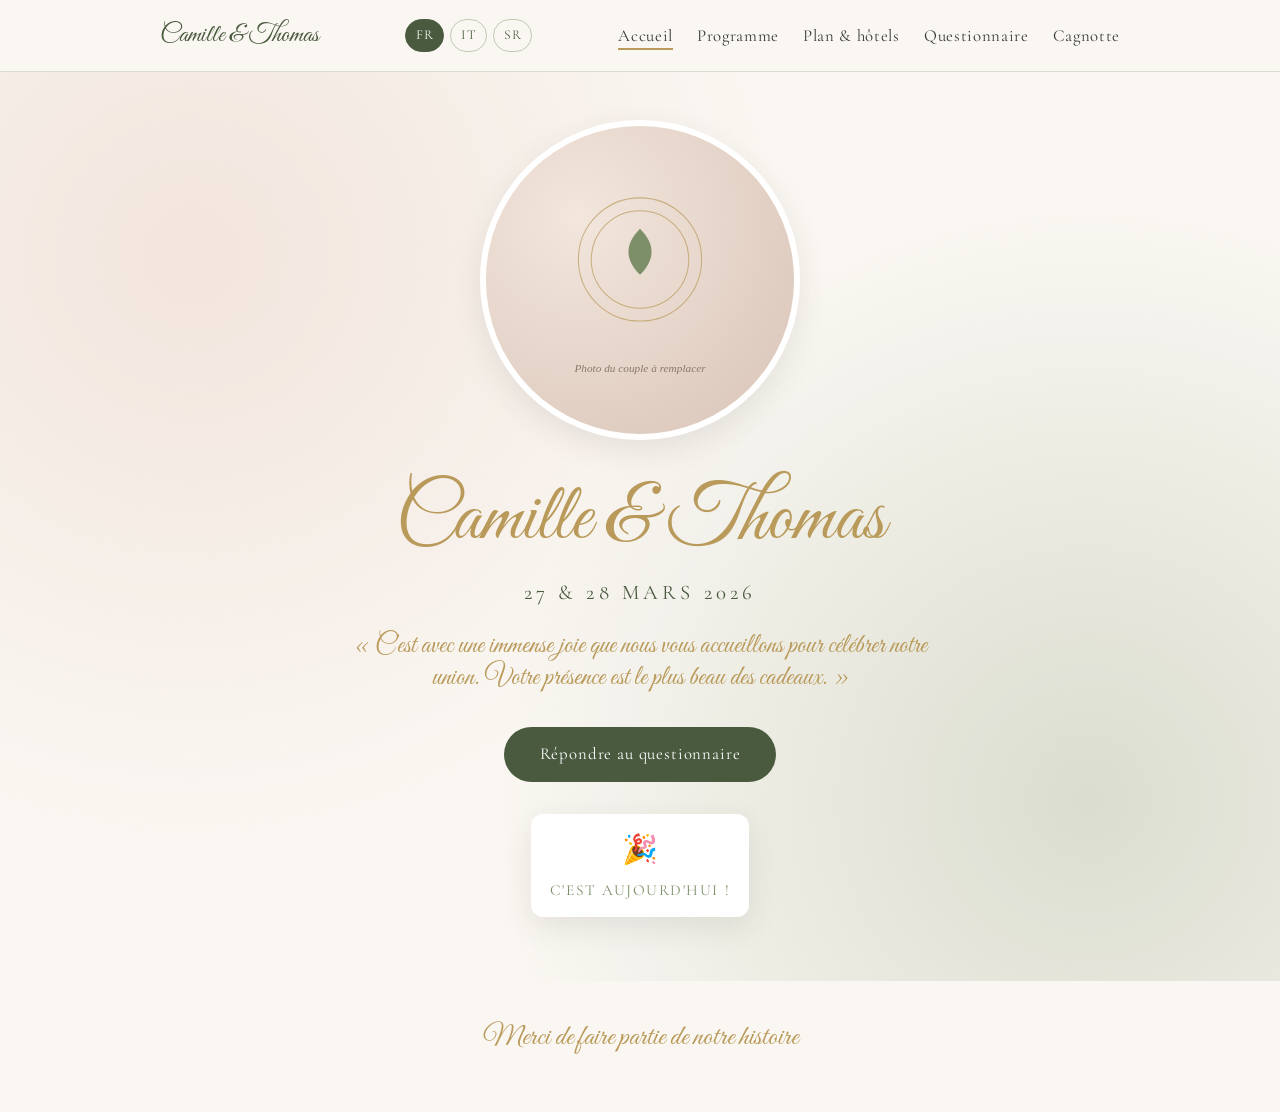
<file: index.html>
<!DOCTYPE html>
<html lang="fr">
<head>
  <meta charset="UTF-8">
  <meta name="viewport" content="width=device-width, initial-scale=1.0, maximum-scale=1.0, user-scalable=no">
  <title>Camille &amp; Thomas — Notre mariage</title>
  <meta name="description" content="Site de notre mariage : programme, plan d'accès, questionnaire de réponse et cagnotte.">
  <link rel="preconnect" href="https://fonts.googleapis.com">
  <link rel="preconnect" href="https://fonts.gstatic.com" crossorigin>
  <link href="https://fonts.googleapis.com/css2?family=Great+Vibes&family=Cormorant+Garamond:ital,wght@0,400;0,500;0,600;1,400&display=swap" rel="stylesheet">
  <link rel="stylesheet" href="css/style.css">
</head>
<body>
  <header class="en-tete">
    <nav class="nav-contenu">
      <a href="index.html" class="logo">Camille &amp; Thomas</a>
      <div class="nav-droite">
        <nav class="selecteur-langue" aria-label="Choix de la langue">
          <a href="index.html" class="actif" hreflang="fr">FR</a>
          <a href="it/index.html" hreflang="it">IT</a>
          <a href="sr/index.html" hreflang="sr">SR</a>
        </nav>
        <button class="burger" aria-label="Ouvrir le menu" aria-expanded="false">
          <span></span><span></span><span></span>
        </button>
      </div>
      <ul class="nav-liens">
        <li><a href="index.html" class="actif">Accueil</a></li>
        <li><a href="programme.html">Programme</a></li>
        <li><a href="plan.html">Plan &amp; hôtels</a></li>
        <li><a href="questionnaire.html">Questionnaire</a></li>
        <li><a href="cagnotte.html">Cagnotte</a></li>
      </ul>
    </nav>
  </header>

  <main>
    <section class="accueil-hero">
      <div class="accueil-photo">
        <img src="assets/photo-couple.svg" alt="Photo du couple">
      </div>
      <h1 class="accueil-noms calligraphie">Camille &amp; Thomas</h1>
      <p class="accueil-date">27 &amp; 28 mars 2026</p>
      <p class="accueil-bienvenue calligraphie" style="font-size: 1.7rem;">
        « C'est avec une immense joie que nous vous accueillons
        pour célébrer notre union. Votre présence est le plus beau des cadeaux. »
      </p>
      <a href="questionnaire.html" class="bouton">Répondre au questionnaire</a>
      <div class="compte-a-rebours" id="compte-a-rebours" aria-label="Compte à rebours du mariage">
        <div><strong id="c-jours">--</strong><small>Jours</small></div>
        <div><strong id="c-heures">--</strong><small>Heures</small></div>
        <div><strong id="c-minutes">--</strong><small>Min</small></div>
        <div><strong id="c-secondes">--</strong><small>Sec</small></div>
      </div>
    </section>
  </main>

  <footer class="pied">
    <p class="calligraphie">Merci de faire partie de notre histoire</p>
  </footer>

  <script src="js/main.js"></script>
</body>
</html>
</file>
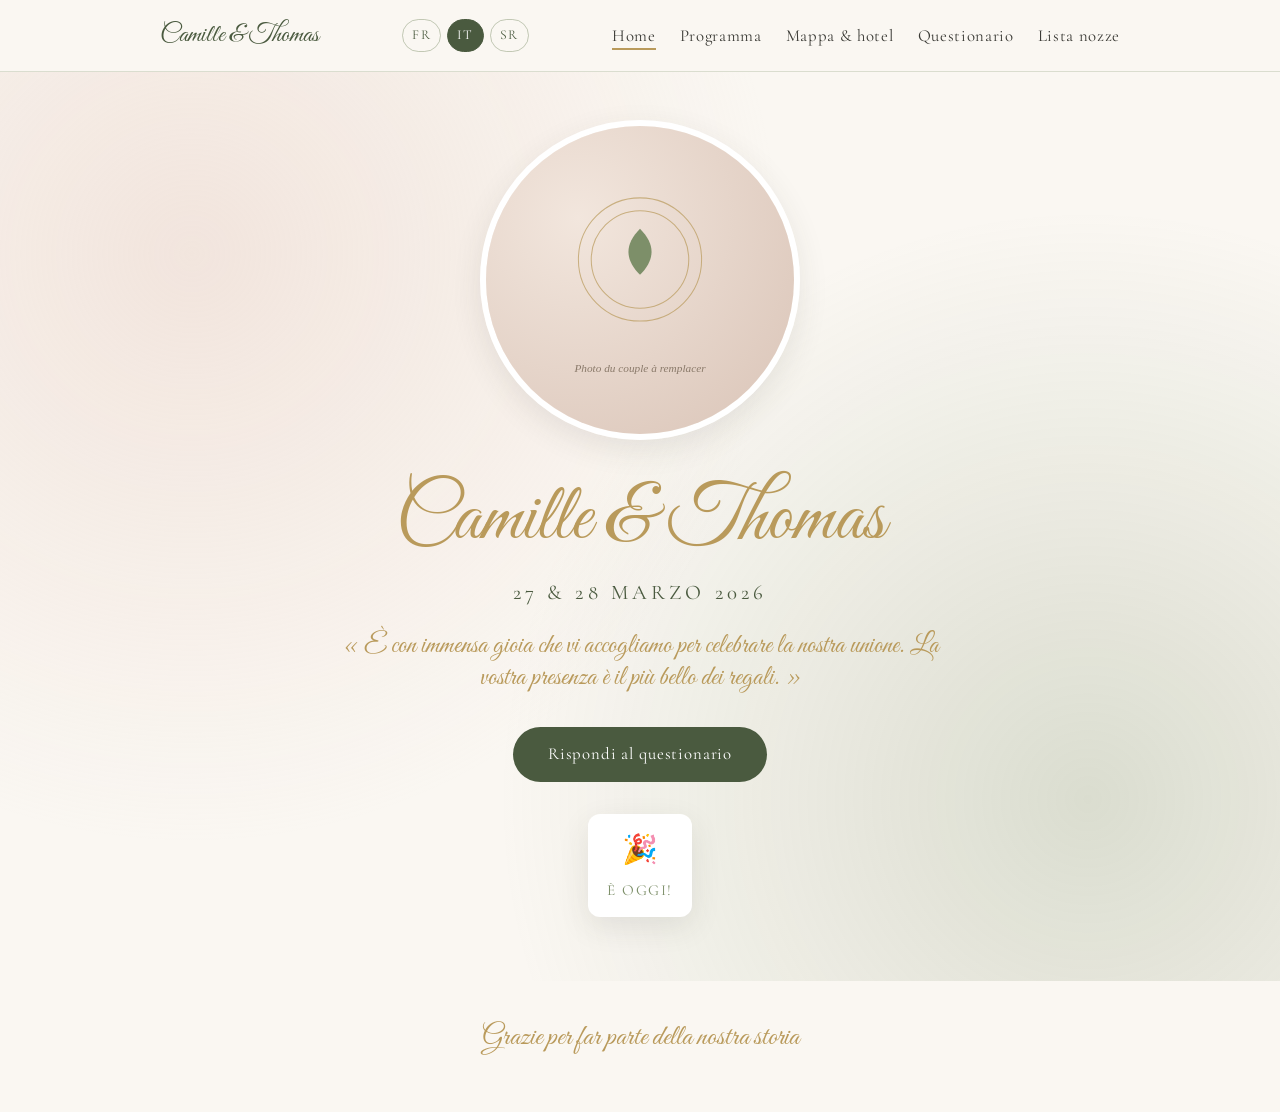
<file: it/index.html>
<!DOCTYPE html>
<html lang="it">
<head>
  <meta charset="UTF-8">
  <meta name="viewport" content="width=device-width, initial-scale=1.0, maximum-scale=1.0, user-scalable=no">
  <title>Camille &amp; Thomas — Il nostro matrimonio</title>
  <meta name="description" content="Il sito del nostro matrimonio: programma, mappa, questionario di risposta e lista nozze.">
  <link rel="preconnect" href="https://fonts.googleapis.com">
  <link rel="preconnect" href="https://fonts.gstatic.com" crossorigin>
  <link href="https://fonts.googleapis.com/css2?family=Great+Vibes&family=Cormorant+Garamond:ital,wght@0,400;0,500;0,600;1,400&display=swap" rel="stylesheet">
  <link rel="stylesheet" href="../css/style.css">
</head>
<body>
  <header class="en-tete">
    <nav class="nav-contenu">
      <a href="index.html" class="logo">Camille &amp; Thomas</a>
      <div class="nav-droite">
        <nav class="selecteur-langue" aria-label="Scelta della lingua">
          <a href="../index.html" hreflang="fr">FR</a>
          <a href="index.html" class="actif" hreflang="it">IT</a>
          <a href="../sr/index.html" hreflang="sr">SR</a>
        </nav>
        <button class="burger" aria-label="Apri il menu" aria-expanded="false">
          <span></span><span></span><span></span>
        </button>
      </div>
      <ul class="nav-liens">
        <li><a href="index.html" class="actif">Home</a></li>
        <li><a href="programma.html">Programma</a></li>
        <li><a href="mappa.html">Mappa &amp; hotel</a></li>
        <li><a href="questionario.html">Questionario</a></li>
        <li><a href="lista-nozze.html">Lista nozze</a></li>
      </ul>
    </nav>
  </header>

  <main>
    <section class="accueil-hero">
      <div class="accueil-photo">
        <img src="../assets/photo-couple.svg" alt="Foto della coppia">
      </div>
      <h1 class="accueil-noms calligraphie">Camille &amp; Thomas</h1>
      <p class="accueil-date">27 &amp; 28 marzo 2026</p>
      <p class="accueil-bienvenue calligraphie" style="font-size: 1.7rem;">
        « È con immensa gioia che vi accogliamo per celebrare la nostra unione.
        La vostra presenza è il più bello dei regali. »
      </p>
      <a href="questionario.html" class="bouton">Rispondi al questionario</a>
      <div class="compte-a-rebours" id="compte-a-rebours" data-message-fin="È oggi!" aria-label="Conto alla rovescia del matrimonio">
        <div><strong id="c-jours">--</strong><small>Giorni</small></div>
        <div><strong id="c-heures">--</strong><small>Ore</small></div>
        <div><strong id="c-minutes">--</strong><small>Min</small></div>
        <div><strong id="c-secondes">--</strong><small>Sec</small></div>
      </div>
    </section>
  </main>

  <footer class="pied">
    <p class="calligraphie">Grazie per far parte della nostra storia</p>
  </footer>

  <script src="../js/main.js"></script>
</body>
</html>
</file>
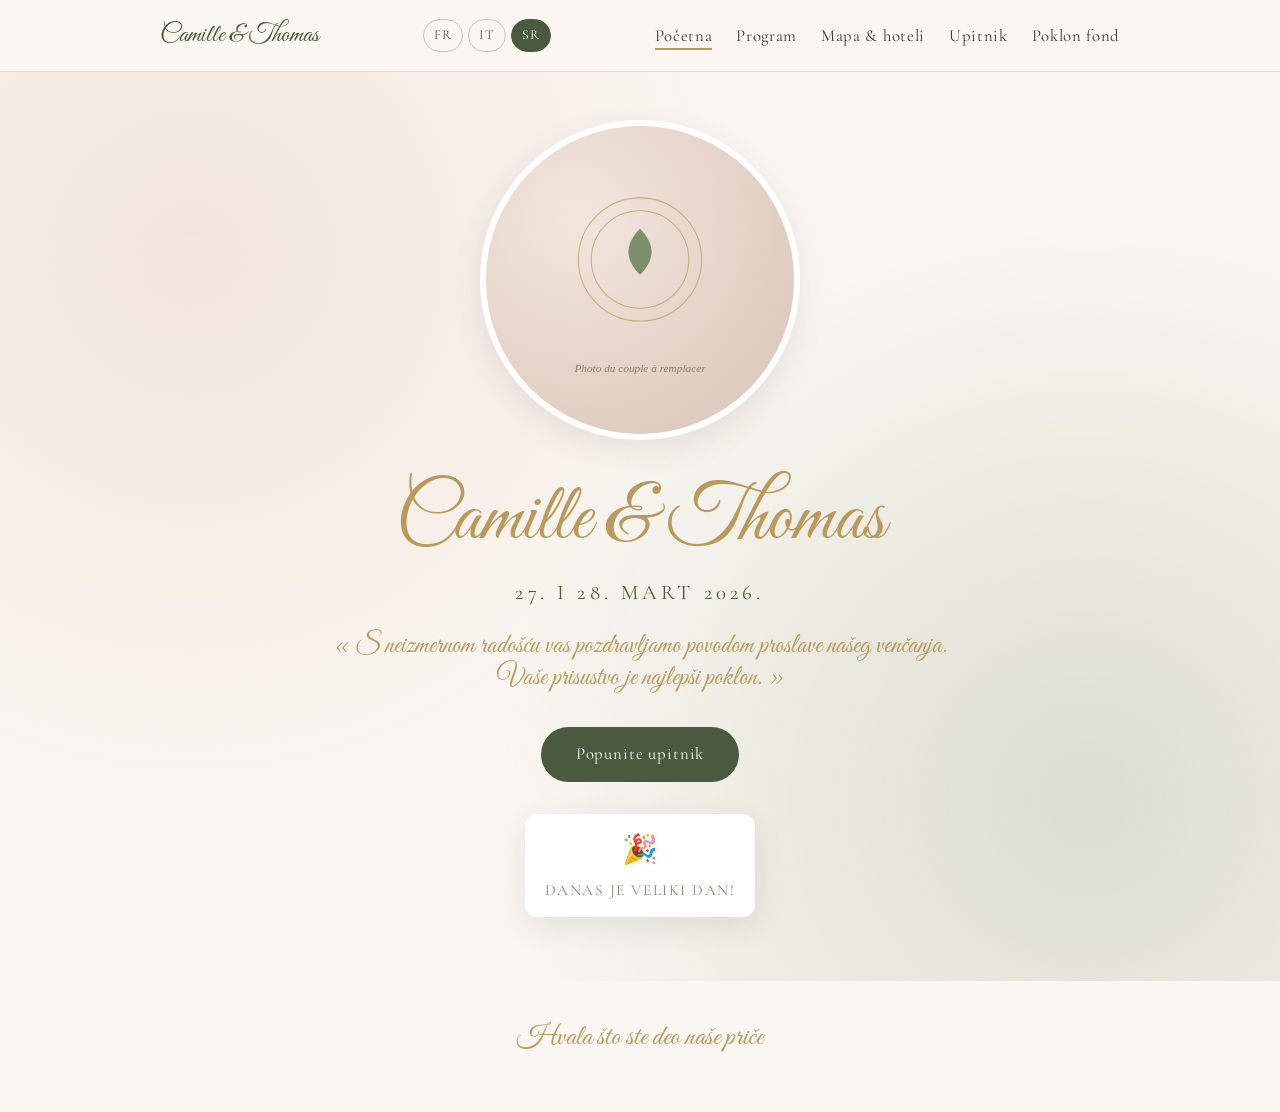
<file: sr/index.html>
<!DOCTYPE html>
<html lang="sr-Latn">
<head>
  <meta charset="UTF-8">
  <meta name="viewport" content="width=device-width, initial-scale=1.0, maximum-scale=1.0, user-scalable=no">
  <title>Camille &amp; Thomas — Naše venčanje</title>
  <meta name="description" content="Sajt našeg venčanja: program, mapa, upitnik za odgovor i poklon fond.">
  <link rel="preconnect" href="https://fonts.googleapis.com">
  <link rel="preconnect" href="https://fonts.gstatic.com" crossorigin>
  <link href="https://fonts.googleapis.com/css2?family=Great+Vibes&family=Cormorant+Garamond:ital,wght@0,400;0,500;0,600;1,400&display=swap" rel="stylesheet">
  <link rel="stylesheet" href="../css/style.css">
</head>
<body>
  <header class="en-tete">
    <nav class="nav-contenu">
      <a href="index.html" class="logo">Camille &amp; Thomas</a>
      <div class="nav-droite">
        <nav class="selecteur-langue" aria-label="Izbor jezika">
          <a href="../index.html" hreflang="fr">FR</a>
          <a href="../it/index.html" hreflang="it">IT</a>
          <a href="index.html" class="actif" hreflang="sr">SR</a>
        </nav>
        <button class="burger" aria-label="Otvori meni" aria-expanded="false">
          <span></span><span></span><span></span>
        </button>
      </div>
      <ul class="nav-liens">
        <li><a href="index.html" class="actif">Početna</a></li>
        <li><a href="program.html">Program</a></li>
        <li><a href="mapa.html">Mapa &amp; hoteli</a></li>
        <li><a href="upitnik.html">Upitnik</a></li>
        <li><a href="poklon-fond.html">Poklon fond</a></li>
      </ul>
    </nav>
  </header>

  <main>
    <section class="accueil-hero">
      <div class="accueil-photo">
        <img src="../assets/photo-couple.svg" alt="Fotografija para">
      </div>
      <h1 class="accueil-noms calligraphie">Camille &amp; Thomas</h1>
      <p class="accueil-date">27. i 28. mart 2026.</p>
      <p class="accueil-bienvenue calligraphie" style="font-size: 1.7rem;">
        « S neizmernom radošću vas pozdravljamo povodom proslave našeg venčanja.
        Vaše prisustvo je najlepši poklon. »
      </p>
      <a href="upitnik.html" class="bouton">Popunite upitnik</a>
      <div class="compte-a-rebours" id="compte-a-rebours" data-message-fin="Danas je veliki dan!" aria-label="Odbrojavanje do venčanja">
        <div><strong id="c-jours">--</strong><small>Dana</small></div>
        <div><strong id="c-heures">--</strong><small>Sati</small></div>
        <div><strong id="c-minutes">--</strong><small>Min</small></div>
        <div><strong id="c-secondes">--</strong><small>Sek</small></div>
      </div>
    </section>
  </main>

  <footer class="pied">
    <p class="calligraphie">Hvala što ste deo naše priče</p>
  </footer>

  <script src="../js/main.js"></script>
</body>
</html>
</file>
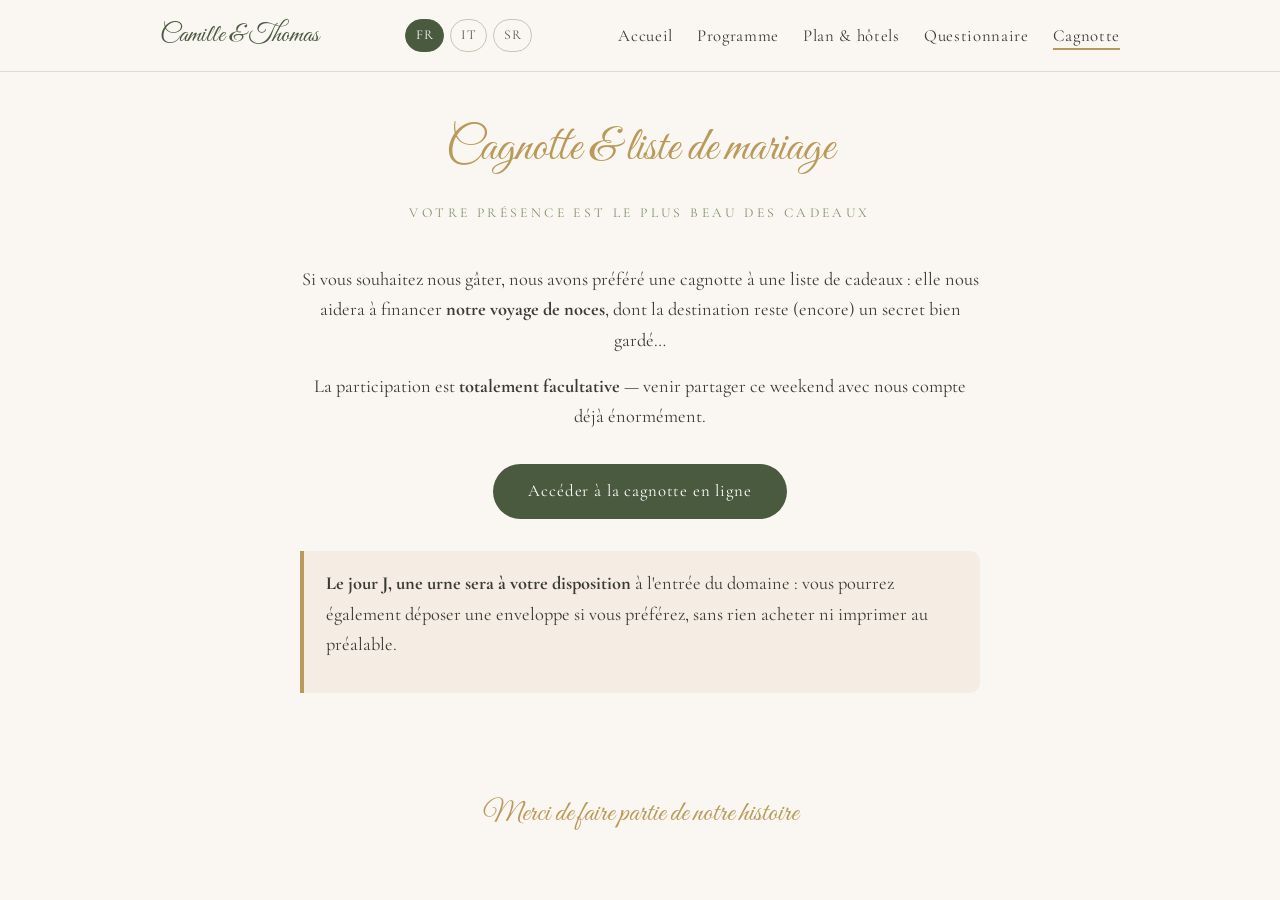
<file: cagnotte.html>
<!DOCTYPE html>
<html lang="fr">
<head>
  <meta charset="UTF-8">
  <meta name="viewport" content="width=device-width, initial-scale=1.0, maximum-scale=1.0, user-scalable=no">
  <title>Cagnotte — Camille &amp; Thomas</title>
  <meta name="description" content="Notre cagnotte pour le voyage de noces — participation facultative.">
  <link rel="preconnect" href="https://fonts.googleapis.com">
  <link rel="preconnect" href="https://fonts.gstatic.com" crossorigin>
  <link href="https://fonts.googleapis.com/css2?family=Great+Vibes&family=Cormorant+Garamond:ital,wght@0,400;0,500;0,600;1,400&display=swap" rel="stylesheet">
  <link rel="stylesheet" href="css/style.css">
</head>
<body>
  <header class="en-tete">
    <nav class="nav-contenu">
      <a href="index.html" class="logo">Camille &amp; Thomas</a>
      <div class="nav-droite">
        <nav class="selecteur-langue" aria-label="Choix de la langue">
          <a href="cagnotte.html" class="actif" hreflang="fr">FR</a>
          <a href="it/lista-nozze.html" hreflang="it">IT</a>
          <a href="sr/poklon-fond.html" hreflang="sr">SR</a>
        </nav>
        <button class="burger" aria-label="Ouvrir le menu" aria-expanded="false">
          <span></span><span></span><span></span>
        </button>
      </div>
      <ul class="nav-liens">
        <li><a href="index.html">Accueil</a></li>
        <li><a href="programme.html">Programme</a></li>
        <li><a href="plan.html">Plan &amp; hôtels</a></li>
        <li><a href="questionnaire.html">Questionnaire</a></li>
        <li><a href="cagnotte.html" class="actif">Cagnotte</a></li>
      </ul>
    </nav>
  </header>

  <main class="page">
    <div class="container">
      <div class="page-titre">
        <h2 class="calligraphie">Cagnotte &amp; liste de mariage</h2>
        <span class="sur-titre">Votre présence est le plus beau des cadeaux</span>
      </div>

      <div class="cagnotte-texte">
        <p>
          Si vous souhaitez nous gâter, nous avons préféré une cagnotte à une liste de cadeaux :
          elle nous aidera à financer <strong>notre voyage de noces</strong>, dont la destination
          reste (encore) un secret bien gardé…
        </p>
        <p>
          La participation est <strong>totalement facultative</strong> — venir partager ce weekend
          avec nous compte déjà énormément.
        </p>
      </div>

      <div class="cagnotte-actions">
        <a class="bouton" id="lien-cagnotte" href="#" target="_blank" rel="noopener">Accéder à la cagnotte en ligne</a>
      </div>

      <div class="encadre">
        <p>
          <strong>Le jour J, une urne sera à votre disposition</strong> à l'entrée du domaine :
          vous pourrez également déposer une enveloppe si vous préférez, sans rien acheter ni imprimer au préalable.
        </p>
      </div>
    </div>
  </main>

  <footer class="pied">
    <p class="calligraphie">Merci de faire partie de notre histoire</p>
  </footer>

  <script src="js/main.js"></script>
</body>
</html>
</file>
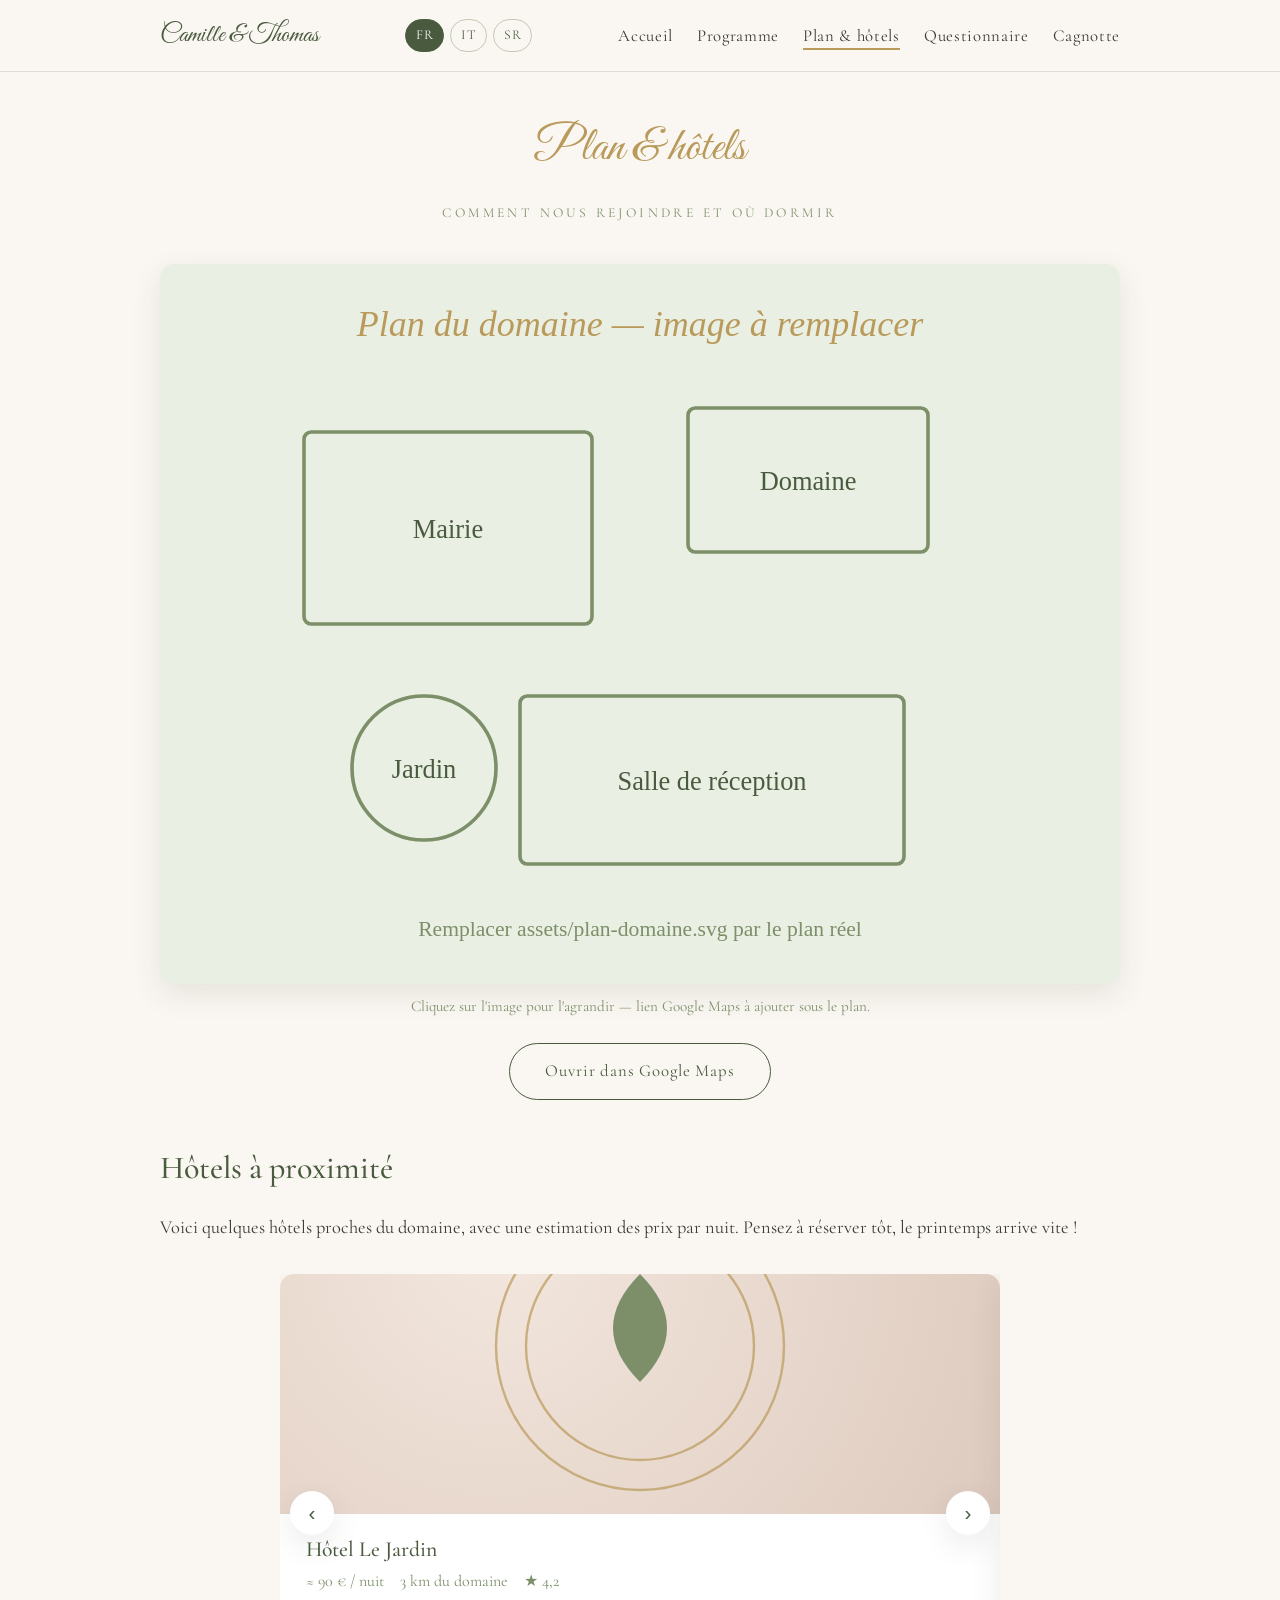
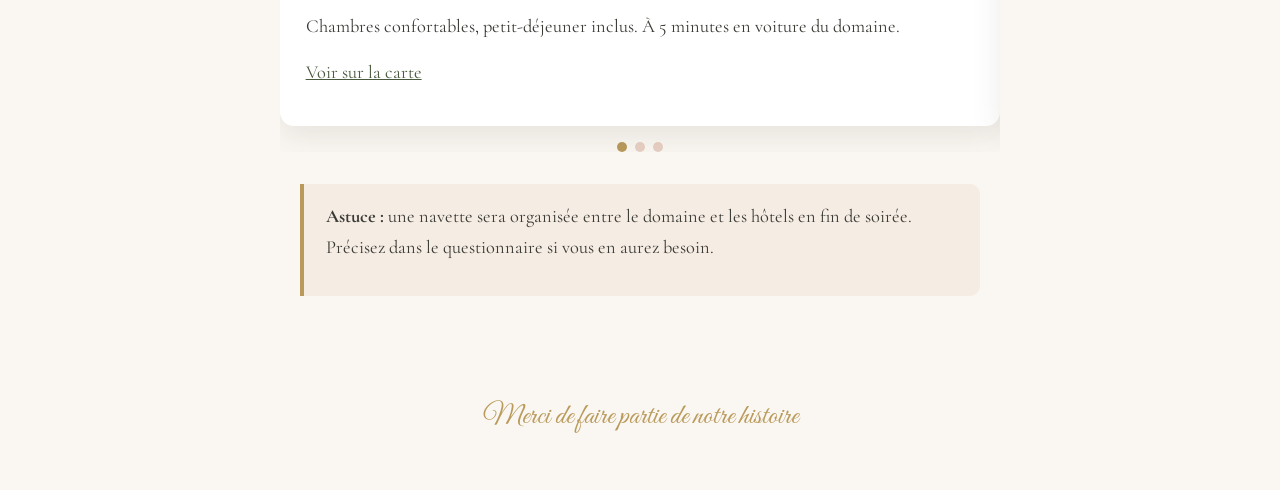
<file: plan.html>
<!DOCTYPE html>
<html lang="fr">
<head>
  <meta charset="UTF-8">
  <meta name="viewport" content="width=device-width, initial-scale=1.0, maximum-scale=1.0, user-scalable=no">
  <title>Plan &amp; hôtels — Camille &amp; Thomas</title>
  <meta name="description" content="Plan d'accès au domaine et hôtels à proximité avec prix et distances.">
  <link rel="preconnect" href="https://fonts.googleapis.com">
  <link rel="preconnect" href="https://fonts.gstatic.com" crossorigin>
  <link href="https://fonts.googleapis.com/css2?family=Great+Vibes&family=Cormorant+Garamond:ital,wght@0,400;0,500;0,600;1,400&display=swap" rel="stylesheet">
  <link rel="stylesheet" href="css/style.css">
</head>
<body>
  <header class="en-tete">
    <nav class="nav-contenu">
      <a href="index.html" class="logo">Camille &amp; Thomas</a>
      <div class="nav-droite">
        <nav class="selecteur-langue" aria-label="Choix de la langue">
          <a href="plan.html" class="actif" hreflang="fr">FR</a>
          <a href="it/mappa.html" hreflang="it">IT</a>
          <a href="sr/mapa.html" hreflang="sr">SR</a>
        </nav>
        <button class="burger" aria-label="Ouvrir le menu" aria-expanded="false">
          <span></span><span></span><span></span>
        </button>
      </div>
      <ul class="nav-liens">
        <li><a href="index.html">Accueil</a></li>
        <li><a href="programme.html">Programme</a></li>
        <li><a href="plan.html" class="actif">Plan &amp; hôtels</a></li>
        <li><a href="questionnaire.html">Questionnaire</a></li>
        <li><a href="cagnotte.html">Cagnotte</a></li>
      </ul>
    </nav>
  </header>

  <main class="page">
    <div class="container">
      <div class="page-titre">
        <h2 class="calligraphie">Plan &amp; hôtels</h2>
        <span class="sur-titre">Comment nous rejoindre et où dormir</span>
      </div>

      <img src="assets/plan-domaine.svg" alt="Plan du domaine" class="plan-domaine">
      <p class="plan-note">Cliquez sur l'image pour l'agrandir — lien Google Maps à ajouter sous le plan.</p>
      <p style="text-align: center; margin: 1.5rem 0 3rem;">
        <a class="bouton secondaire" href="https://maps.google.com" target="_blank" rel="noopener">Ouvrir dans Google Maps</a>
      </p>

      <h2 style="text-align: left;">Hôtels à proximité</h2>
      <p>Voici quelques hôtels proches du domaine, avec une estimation des prix par nuit. Pensez à réserver tôt, le printemps arrive vite !</p>

      <div class="carrousel" id="carrousel-hotels">
        <button class="carrousel-btn precedent" aria-label="Hôtel précédent">&#8249;</button>
        <div class="carrousel-piste">
          <article class="hotel-carte">
            <img src="assets/photo-couple.svg" alt="Hôtel Le Jardin">
            <div class="hotel-infos">
              <h3>Hôtel Le Jardin</h3>
              <p class="hotel-meta"><span>≈ 90 € / nuit</span><span>3 km du domaine</span><span>★ 4,2</span></p>
              <p>Chambres confortables, petit-déjeuner inclus. À 5 minutes en voiture du domaine.</p>
              <p><a href="https://maps.google.com" target="_blank" rel="noopener">Voir sur la carte</a></p>
            </div>
          </article>
          <article class="hotel-carte">
            <img src="assets/photo-couple.svg" alt="Domaine des Vignes">
            <div class="hotel-infos">
              <h3>Domaine des Vignes</h3>
              <p class="hotel-meta"><span>≈ 130 € / nuit</span><span>1,5 km du domaine</span><span>★ 4,6</span></p>
              <p>Chambres d'hôtes au calme, sur place le samedi soir. Le plus proche du lieu de réception.</p>
              <p><a href="https://maps.google.com" target="_blank" rel="noopener">Voir sur la carte</a></p>
            </div>
          </article>
          <article class="hotel-carte">
            <img src="assets/photo-couple.svg" alt="Hôtel de la Gare">
            <div class="hotel-infos">
              <h3>Hôtel de la Gare</h3>
              <p class="hotel-meta"><span>≈ 65 € / nuit</span><span>7 km du domaine</span><span>★ 3,9</span></p>
              <p>Option économique, proche de la gare et du centre-ville. Idéal si vous venez en train.</p>
              <p><a href="https://maps.google.com" target="_blank" rel="noopener">Voir sur la carte</a></p>
            </div>
          </article>
        </div>
        <button class="carrousel-btn suivant" aria-label="Hôtel suivant">&#8250;</button>
        <div class="carrousel-points" role="tablist" aria-label="Choisir un hôtel"></div>
      </div>

      <div class="encadre">
        <p><strong>Astuce :</strong> une navette sera organisée entre le domaine et les hôtels en fin de soirée. Précisez dans le questionnaire si vous en aurez besoin.</p>
      </div>
    </div>
  </main>

  <footer class="pied">
    <p class="calligraphie">Merci de faire partie de notre histoire</p>
  </footer>

  <script src="js/main.js"></script>
</body>
</html>
</file>
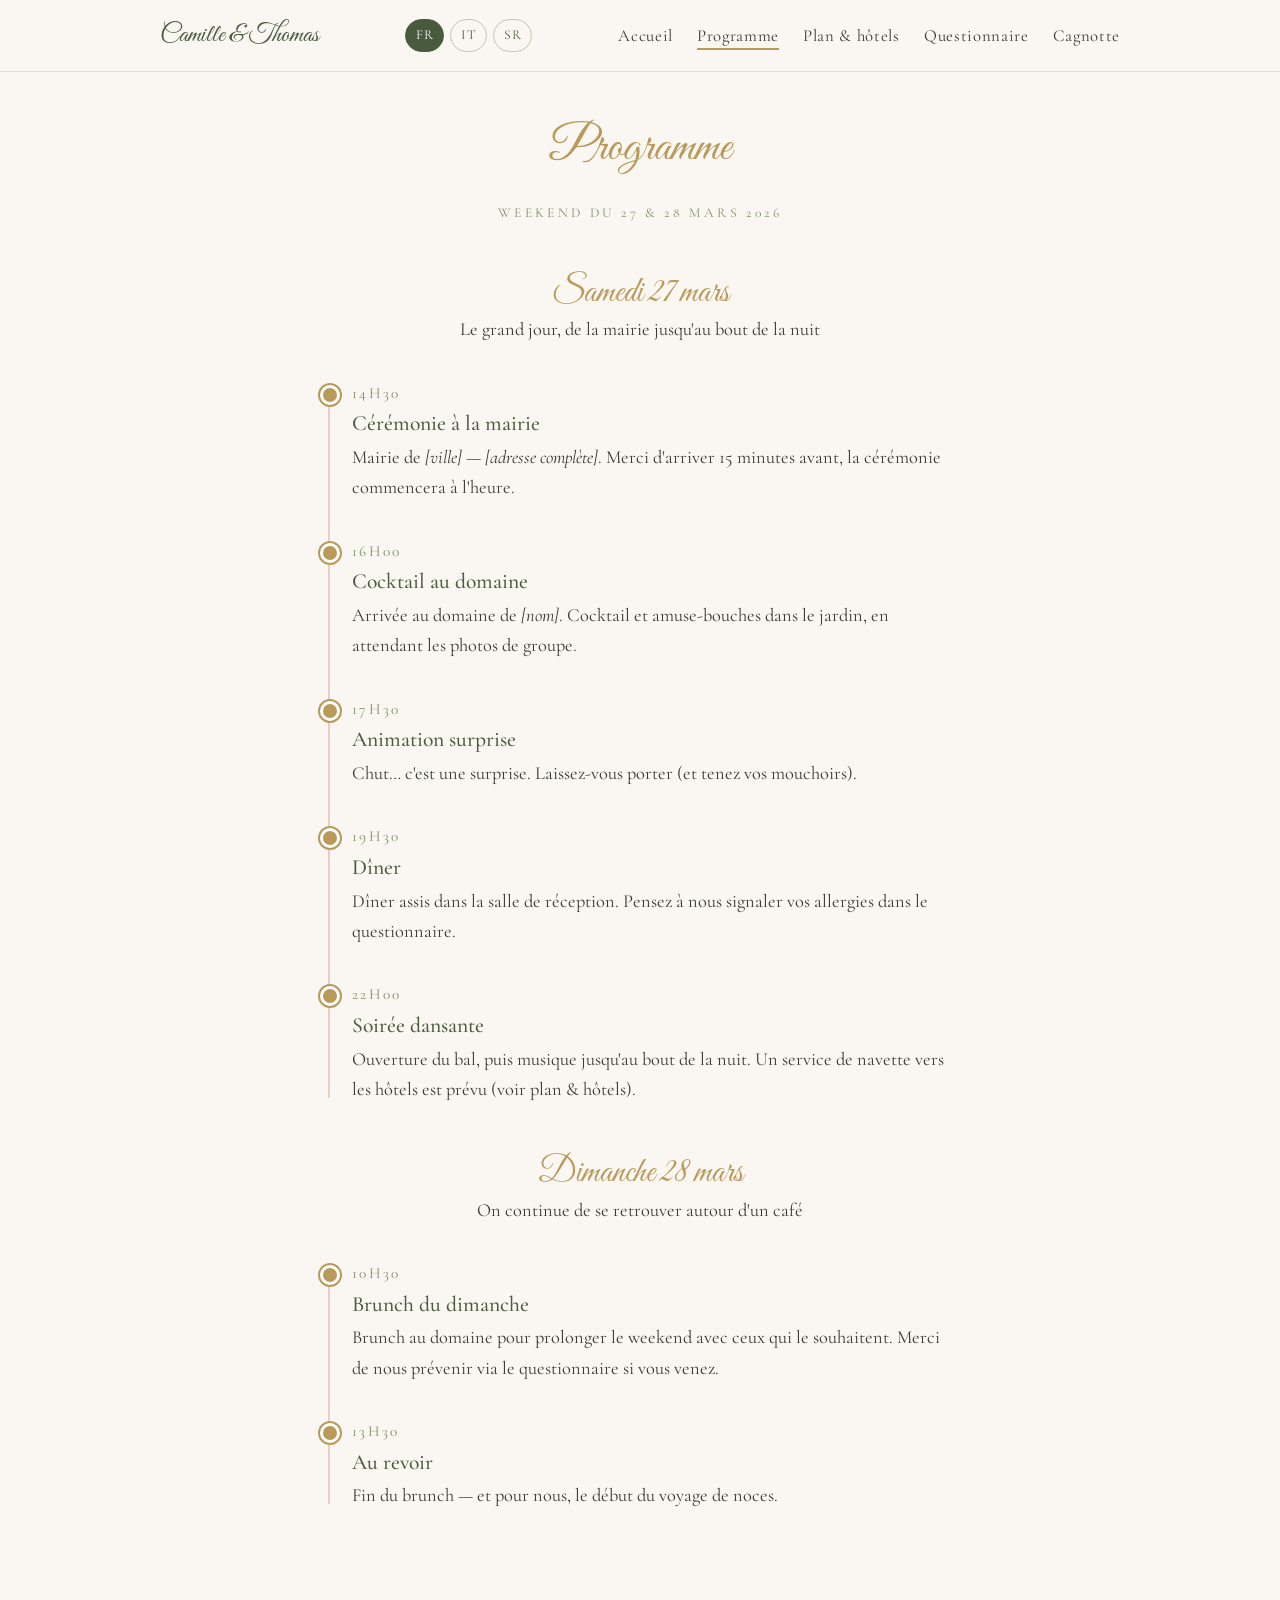
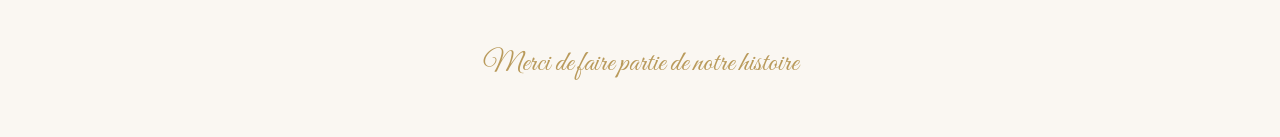
<file: programme.html>
<!DOCTYPE html>
<html lang="fr">
<head>
  <meta charset="UTF-8">
  <meta name="viewport" content="width=device-width, initial-scale=1.0, maximum-scale=1.0, user-scalable=no">
  <title>Programme — Camille &amp; Thomas</title>
  <meta name="description" content="Le programme du weekend de mariage : mairie, cocktail, dîner, soirée dansante et brunch.">
  <link rel="preconnect" href="https://fonts.googleapis.com">
  <link rel="preconnect" href="https://fonts.gstatic.com" crossorigin>
  <link href="https://fonts.googleapis.com/css2?family=Great+Vibes&family=Cormorant+Garamond:ital,wght@0,400;0,500;0,600;1,400&display=swap" rel="stylesheet">
  <link rel="stylesheet" href="css/style.css">
</head>
<body>
  <header class="en-tete">
    <nav class="nav-contenu">
      <a href="index.html" class="logo">Camille &amp; Thomas</a>
      <div class="nav-droite">
        <nav class="selecteur-langue" aria-label="Choix de la langue">
          <a href="programme.html" class="actif" hreflang="fr">FR</a>
          <a href="it/programma.html" hreflang="it">IT</a>
          <a href="sr/program.html" hreflang="sr">SR</a>
        </nav>
        <button class="burger" aria-label="Ouvrir le menu" aria-expanded="false">
          <span></span><span></span><span></span>
        </button>
      </div>
      <ul class="nav-liens">
        <li><a href="index.html">Accueil</a></li>
        <li><a href="programme.html" class="actif">Programme</a></li>
        <li><a href="plan.html">Plan &amp; hôtels</a></li>
        <li><a href="questionnaire.html">Questionnaire</a></li>
        <li><a href="cagnotte.html">Cagnotte</a></li>
      </ul>
    </nav>
  </header>

  <main class="page">
    <div class="container">
      <div class="page-titre">
        <h2 class="calligraphie">Programme</h2>
        <span class="sur-titre">Weekend du 27 &amp; 28 mars 2026</span>
      </div>

      <div class="jour-separateur">
        <span class="calligraphie">Samedi 27 mars</span>
        <p>Le grand jour, de la mairie jusqu'au bout de la nuit</p>
      </div>

      <div class="timeline">
        <div class="evenement">
          <time>14h30</time>
          <h3>Cérémonie à la mairie</h3>
          <p>Mairie de <em>[ville]</em> — <em>[adresse complète]</em>. Merci d'arriver 15 minutes avant, la cérémonie commencera à l'heure.</p>
        </div>
        <div class="evenement">
          <time>16h00</time>
          <h3>Cocktail au domaine</h3>
          <p>Arrivée au domaine de <em>[nom]</em>. Cocktail et amuse-bouches dans le jardin, en attendant les photos de groupe.</p>
        </div>
        <div class="evenement">
          <time>17h30</time>
          <h3>Animation surprise</h3>
          <p>Chut… c'est une surprise. Laissez-vous porter (et tenez vos mouchoirs).</p>
        </div>
        <div class="evenement">
          <time>19h30</time>
          <h3>Dîner</h3>
          <p>Dîner assis dans la salle de réception. Pensez à nous signaler vos allergies dans le questionnaire.</p>
        </div>
        <div class="evenement">
          <time>22h00</time>
          <h3>Soirée dansante</h3>
          <p>Ouverture du bal, puis musique jusqu'au bout de la nuit. Un service de navette vers les hôtels est prévu (voir plan &amp; hôtels).</p>
        </div>
      </div>

      <div class="jour-separateur">
        <span class="calligraphie">Dimanche 28 mars</span>
        <p>On continue de se retrouver autour d'un café</p>
      </div>

      <div class="timeline">
        <div class="evenement">
          <time>10h30</time>
          <h3>Brunch du dimanche</h3>
          <p>Brunch au domaine pour prolonger le weekend avec ceux qui le souhaitent. Merci de nous prévenir via le questionnaire si vous venez.</p>
        </div>
        <div class="evenement">
          <time>13h30</time>
          <h3>Au revoir</h3>
          <p>Fin du brunch — et pour nous, le début du voyage de noces.</p>
        </div>
      </div>
    </div>
  </main>

  <footer class="pied">
    <p class="calligraphie">Merci de faire partie de notre histoire</p>
  </footer>

  <script src="js/main.js"></script>
</body>
</html>
</file>
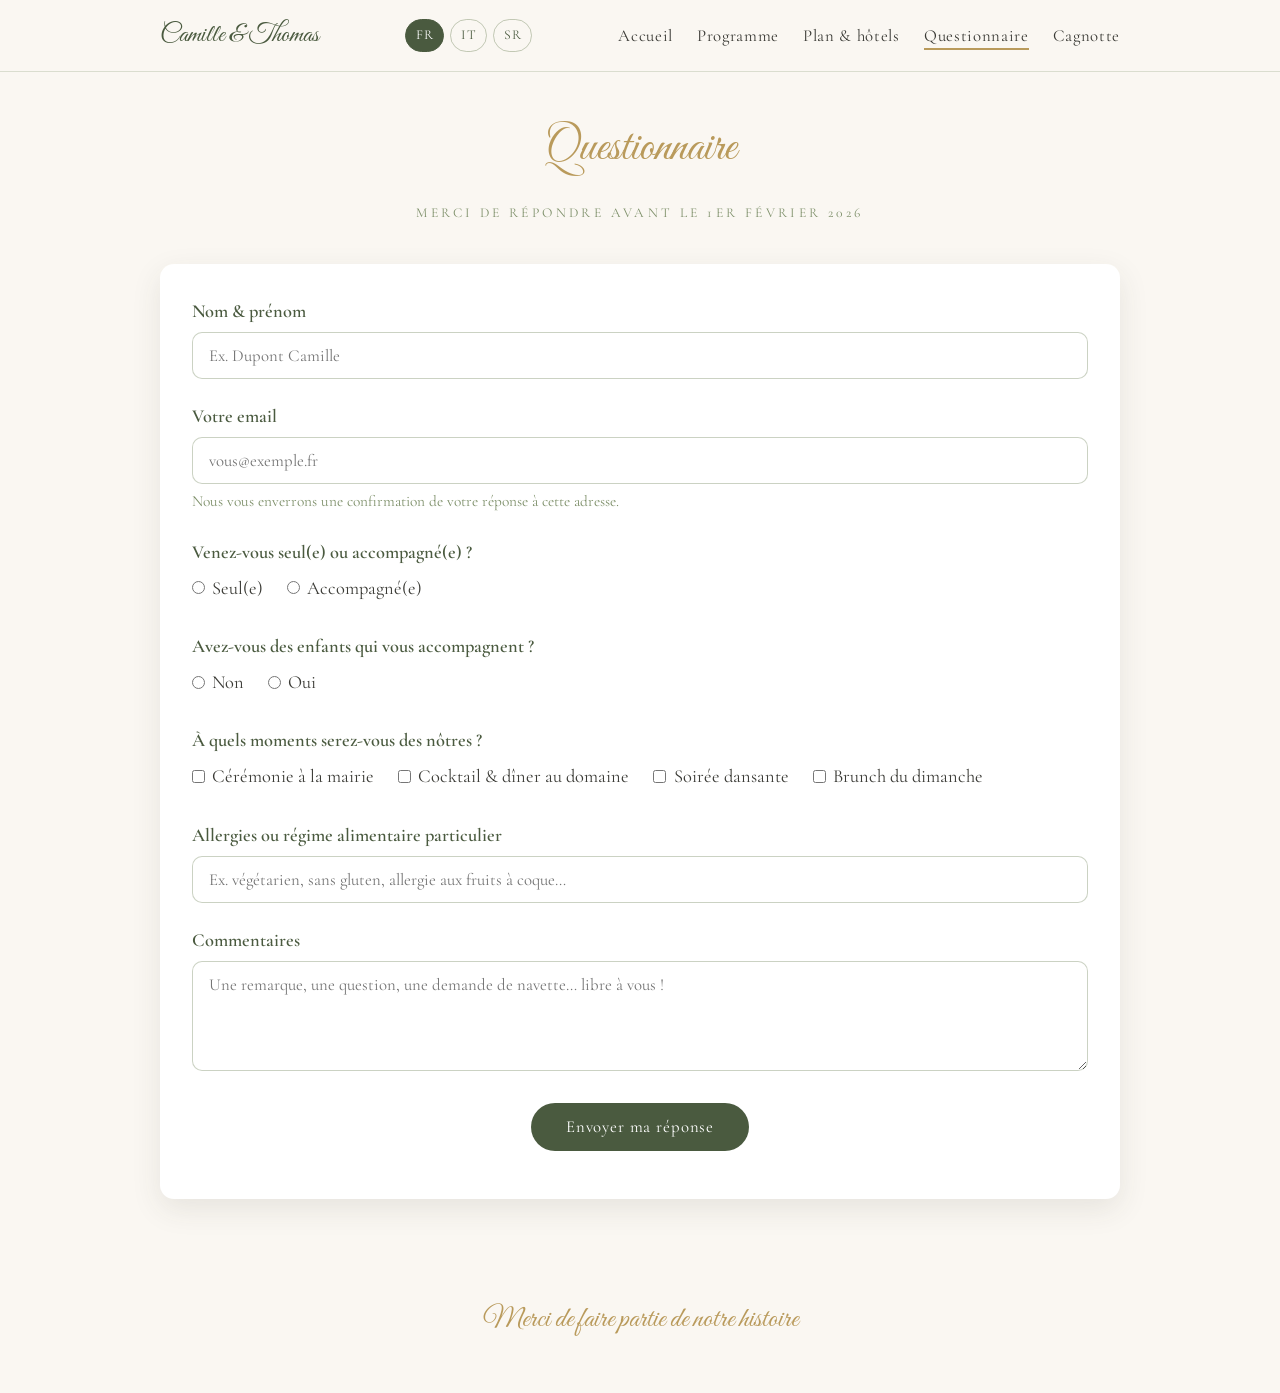
<file: questionnaire.html>
<!DOCTYPE html>
<html lang="fr">
<head>
  <meta charset="UTF-8">
  <meta name="viewport" content="width=device-width, initial-scale=1.0, maximum-scale=1.0, user-scalable=no">
  <title>Questionnaire — Camille &amp; Thomas</title>
  <meta name="description" content="Répondez au questionnaire pour nous aider à organiser au mieux ce beau weekend.">
  <link rel="preconnect" href="https://fonts.googleapis.com">
  <link rel="preconnect" href="https://fonts.gstatic.com" crossorigin>
  <link href="https://fonts.googleapis.com/css2?family=Great+Vibes&family=Cormorant+Garamond:ital,wght@0,400;0,500;0,600;1,400&display=swap" rel="stylesheet">
  <link rel="stylesheet" href="css/style.css">
</head>
<body>
  <header class="en-tete">
    <nav class="nav-contenu">
      <a href="index.html" class="logo">Camille &amp; Thomas</a>
      <div class="nav-droite">
        <nav class="selecteur-langue" aria-label="Choix de la langue">
          <a href="questionnaire.html" class="actif" hreflang="fr">FR</a>
          <a href="it/questionario.html" hreflang="it">IT</a>
          <a href="sr/upitnik.html" hreflang="sr">SR</a>
        </nav>
        <button class="burger" aria-label="Ouvrir le menu" aria-expanded="false">
          <span></span><span></span><span></span>
        </button>
      </div>
      <ul class="nav-liens">
        <li><a href="index.html">Accueil</a></li>
        <li><a href="programme.html">Programme</a></li>
        <li><a href="plan.html">Plan &amp; hôtels</a></li>
        <li><a href="questionnaire.html" class="actif">Questionnaire</a></li>
        <li><a href="cagnotte.html">Cagnotte</a></li>
      </ul>
    </nav>
  </header>

  <main class="page">
    <div class="container">
      <div class="page-titre">
        <h2 class="calligraphie">Questionnaire</h2>
        <span class="sur-titre">Merci de répondre avant le 1er février 2026</span>
      </div>

      <form id="formulaire-rsvp" class="carte" novalidate>
        <div class="champ">
          <label for="nom">Nom &amp; prénom</label>
          <input type="text" id="nom" name="nom" required placeholder="Ex. Dupont Camille">
        </div>

        <div class="champ">
          <label for="email">Votre email</label>
          <input type="email" id="email" name="email" required placeholder="vous@exemple.fr">
          <small>Nous vous enverrons une confirmation de votre réponse à cette adresse.</small>
        </div>

        <div class="champ">
          <label>Venez-vous seul(e) ou accompagné(e) ?</label>
          <div class="choix">
            <label><input type="radio" name="accompagne" value="Seul(e)" required> Seul(e)</label>
            <label><input type="radio" name="accompagne" value="Accompagné(e)" data-apri="1"> Accompagné(e)</label>
          </div>
          <div class="bloc-accompagnants" id="bloc-accompagnants">
            <label for="accompagnants">Avec qui ?</label>
            <input type="text" id="accompagnants" name="accompagnants" placeholder="Prénom(s) de votre/vos accompagnant(s)">
          </div>
        </div>

        <div class="champ">
          <label>Avez-vous des enfants qui vous accompagnent ?</label>
          <div class="choix">
            <label><input type="radio" name="enfants" value="Non"> Non</label>
            <label><input type="radio" name="enfants" value="Oui" data-apri="1"> Oui</label>
          </div>
          <div class="bloc-enfants" id="bloc-enfants">
            <label for="ages-enfants">Leurs prénoms et âges</label>
            <input type="text" id="ages-enfants" name="ages_enfants" placeholder="Ex. Léo (5 ans), Jade (8 ans)">
          </div>
        </div>

        <div class="champ">
          <label>À quels moments serez-vous des nôtres ?</label>
          <div class="choix">
            <label><input type="checkbox" name="moments" value="Mairie"> Cérémonie à la mairie</label>
            <label><input type="checkbox" name="moments" value="Domaine - cocktail et dîner"> Cocktail &amp; dîner au domaine</label>
            <label><input type="checkbox" name="moments" value="Soirée dansante"> Soirée dansante</label>
            <label><input type="checkbox" name="moments" value="Brunch du dimanche"> Brunch du dimanche</label>
          </div>
        </div>

        <div class="champ">
          <label for="allergies">Allergies ou régime alimentaire particulier</label>
          <input type="text" id="allergies" name="allergies" placeholder="Ex. végétarien, sans gluten, allergie aux fruits à coque…">
        </div>

        <div class="champ">
          <label for="commentaires">Commentaires</label>
          <textarea id="commentaires" name="commentaires" placeholder="Une remarque, une question, une demande de navette… libre à vous !"></textarea>
        </div>

        <div style="text-align: center;">
          <button type="submit" class="bouton">Envoyer ma réponse</button>
        </div>
        <p class="formulaire-statut" id="formulaire-statut" role="status"></p>
      </form>
    </div>
  </main>

  <footer class="pied">
    <p class="calligraphie">Merci de faire partie de notre histoire</p>
  </footer>

  <script src="js/main.js"></script>
</body>
</html>
</file>
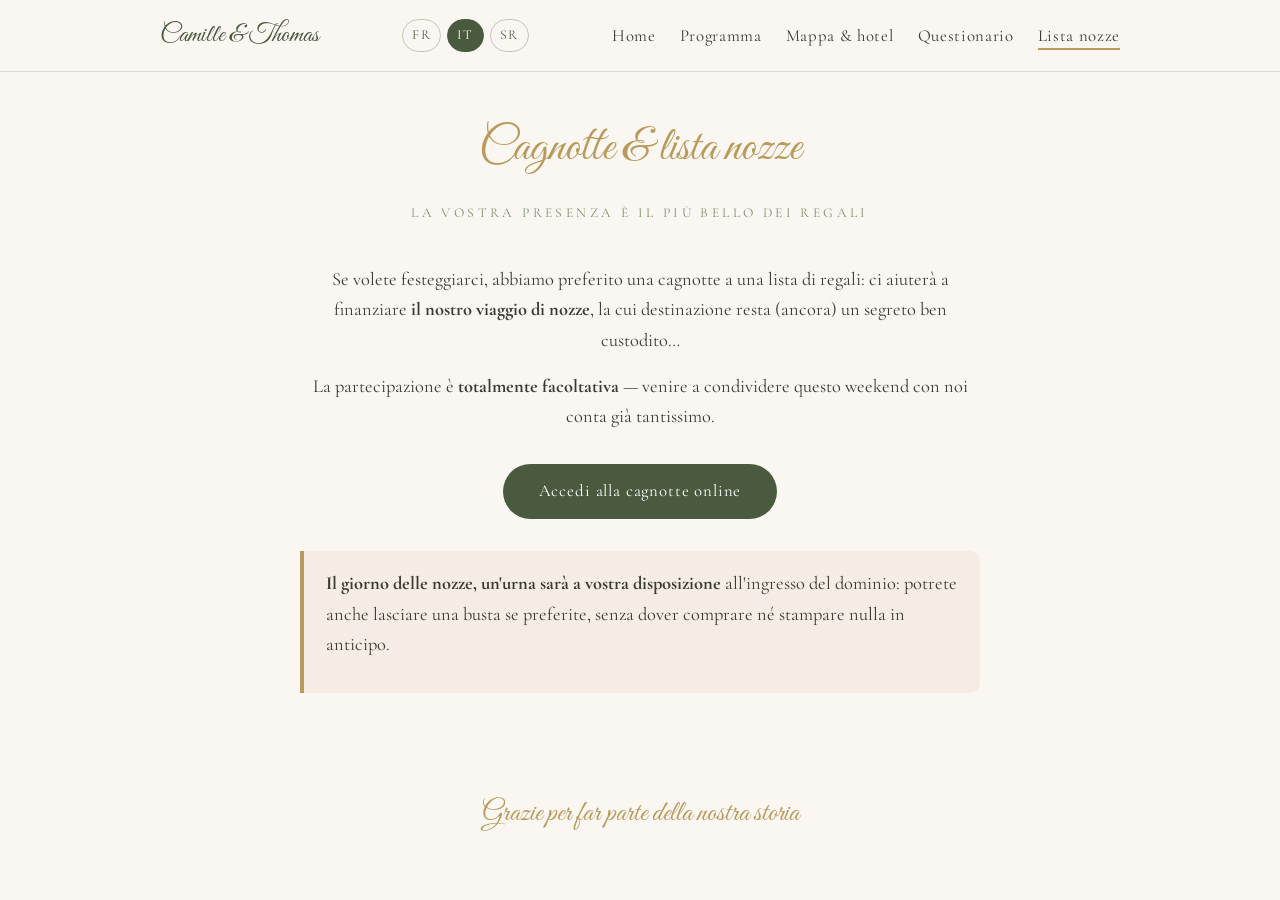
<file: it/lista-nozze.html>
<!DOCTYPE html>
<html lang="it">
<head>
  <meta charset="UTF-8">
  <meta name="viewport" content="width=device-width, initial-scale=1.0, maximum-scale=1.0, user-scalable=no">
  <title>Lista nozze — Camille &amp; Thomas</title>
  <meta name="description" content="La nostra cagnotte per il viaggio di nozze — partecipazione facoltativa.">
  <link rel="preconnect" href="https://fonts.googleapis.com">
  <link rel="preconnect" href="https://fonts.gstatic.com" crossorigin>
  <link href="https://fonts.googleapis.com/css2?family=Great+Vibes&family=Cormorant+Garamond:ital,wght@0,400;0,500;0,600;1,400&display=swap" rel="stylesheet">
  <link rel="stylesheet" href="../css/style.css">
</head>
<body>
  <header class="en-tete">
    <nav class="nav-contenu">
      <a href="index.html" class="logo">Camille &amp; Thomas</a>
      <div class="nav-droite">
        <nav class="selecteur-langue" aria-label="Scelta della lingua">
          <a href="../cagnotte.html" hreflang="fr">FR</a>
          <a href="lista-nozze.html" class="actif" hreflang="it">IT</a>
          <a href="../sr/poklon-fond.html" hreflang="sr">SR</a>
        </nav>
        <button class="burger" aria-label="Apri il menu" aria-expanded="false">
          <span></span><span></span><span></span>
        </button>
      </div>
      <ul class="nav-liens">
        <li><a href="index.html">Home</a></li>
        <li><a href="programma.html">Programma</a></li>
        <li><a href="mappa.html">Mappa &amp; hotel</a></li>
        <li><a href="questionario.html">Questionario</a></li>
        <li><a href="lista-nozze.html" class="actif">Lista nozze</a></li>
      </ul>
    </nav>
  </header>

  <main class="page">
    <div class="container">
      <div class="page-titre">
        <h2 class="calligraphie">Cagnotte &amp; lista nozze</h2>
        <span class="sur-titre">La vostra presenza è il più bello dei regali</span>
      </div>

      <div class="cagnotte-texte">
        <p>
          Se volete festeggiarci, abbiamo preferito una cagnotte a una lista di regali:
          ci aiuterà a finanziare <strong>il nostro viaggio di nozze</strong>, la cui destinazione
          resta (ancora) un segreto ben custodito…
        </p>
        <p>
          La partecipazione è <strong>totalmente facoltativa</strong> — venire a condividere
          questo weekend con noi conta già tantissimo.
        </p>
      </div>

      <div class="cagnotte-actions">
        <a class="bouton" id="lien-cagnotte" href="#" target="_blank" rel="noopener">Accedi alla cagnotte online</a>
      </div>

      <div class="encadre">
        <p>
          <strong>Il giorno delle nozze, un'urna sarà a vostra disposizione</strong> all'ingresso
          del dominio: potrete anche lasciare una busta se preferite, senza dover comprare
          né stampare nulla in anticipo.
        </p>
      </div>
    </div>
  </main>

  <footer class="pied">
    <p class="calligraphie">Grazie per far parte della nostra storia</p>
  </footer>

  <script src="../js/main.js"></script>
</body>
</html>
</file>
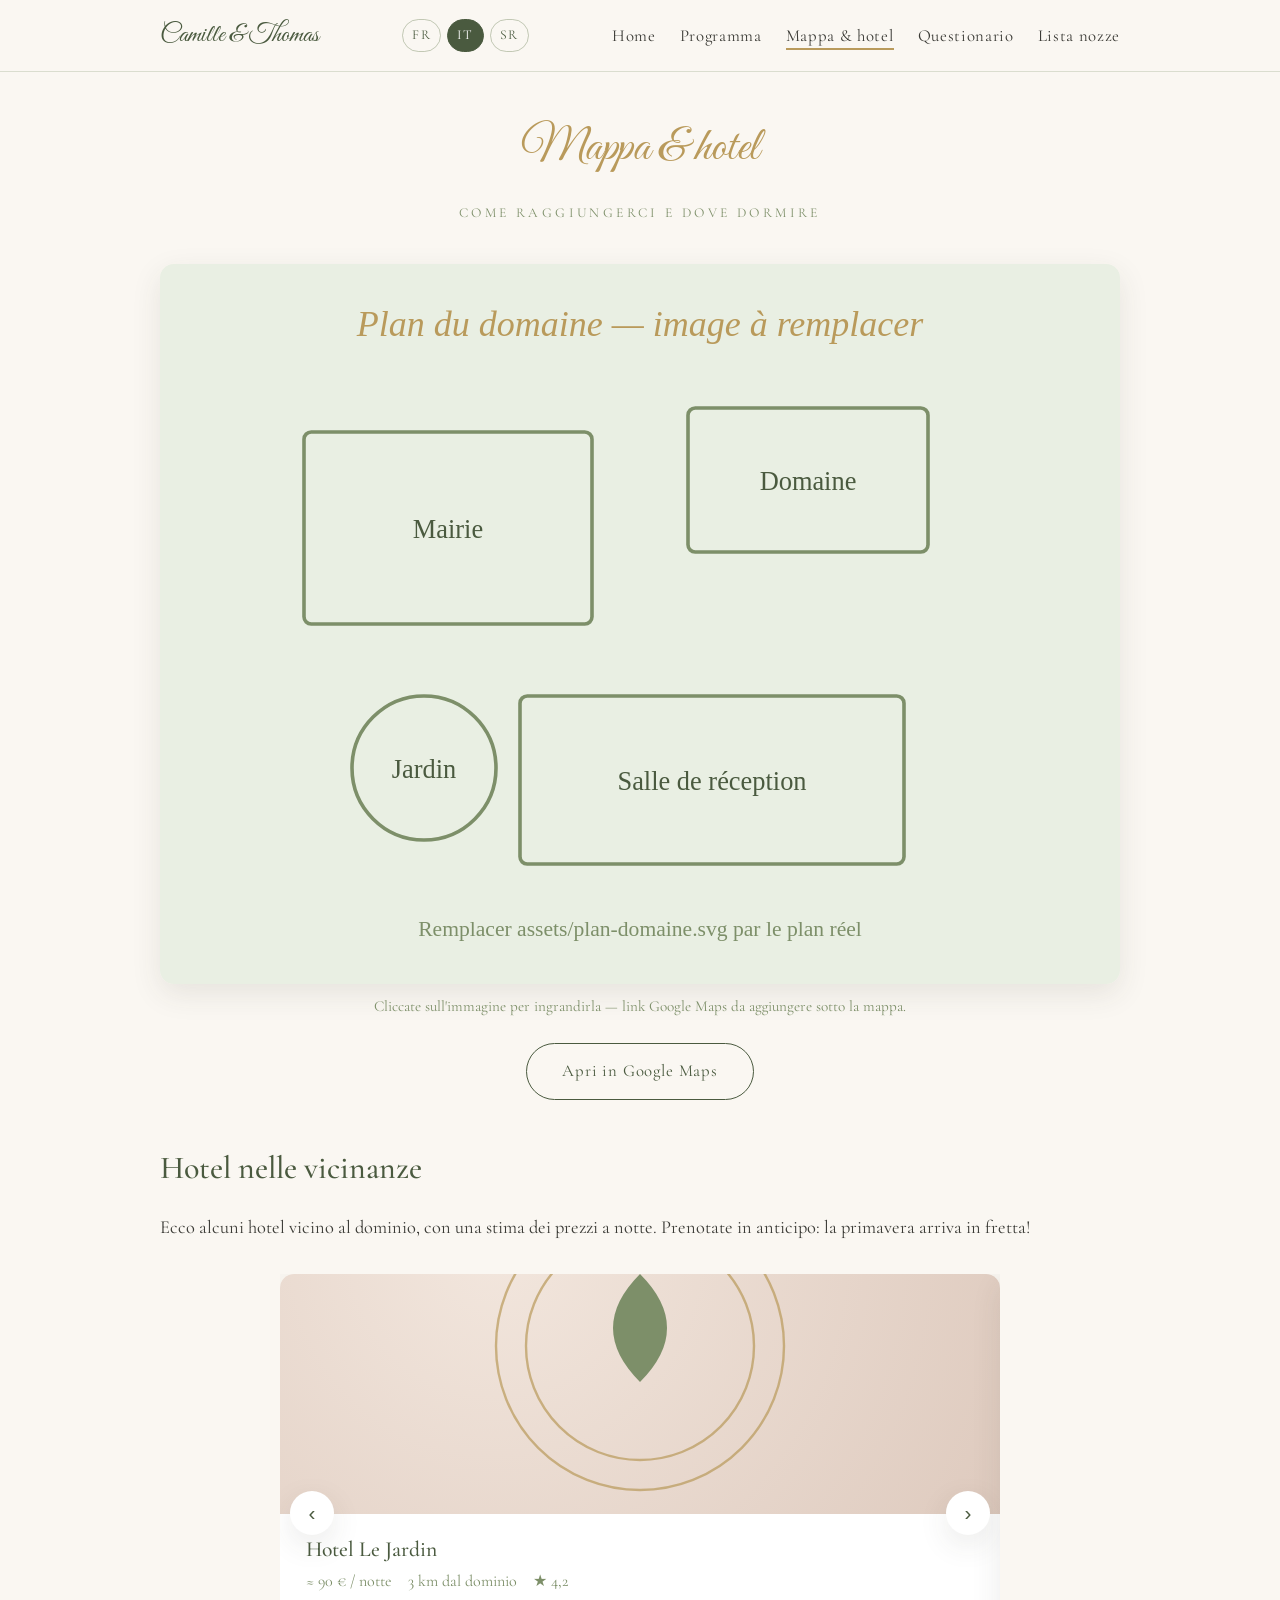
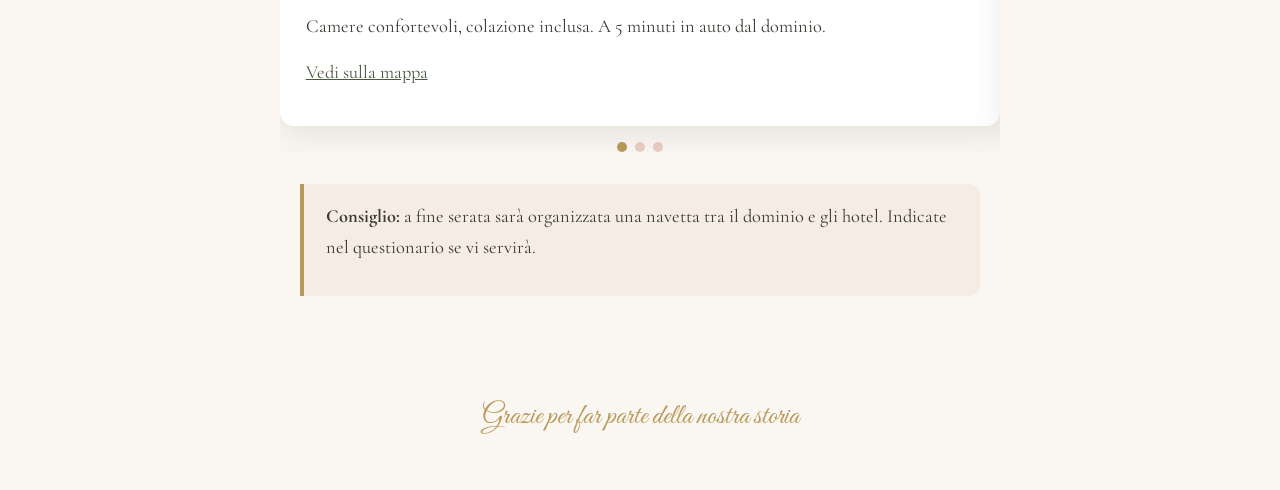
<file: it/mappa.html>
<!DOCTYPE html>
<html lang="it">
<head>
  <meta charset="UTF-8">
  <meta name="viewport" content="width=device-width, initial-scale=1.0, maximum-scale=1.0, user-scalable=no">
  <title>Mappa &amp; hotel — Camille &amp; Thomas</title>
  <meta name="description" content="Mappa per raggiungere il dominio e hotel nelle vicinanze con prezzi e distanze.">
  <link rel="preconnect" href="https://fonts.googleapis.com">
  <link rel="preconnect" href="https://fonts.gstatic.com" crossorigin>
  <link href="https://fonts.googleapis.com/css2?family=Great+Vibes&family=Cormorant+Garamond:ital,wght@0,400;0,500;0,600;1,400&display=swap" rel="stylesheet">
  <link rel="stylesheet" href="../css/style.css">
</head>
<body>
  <header class="en-tete">
    <nav class="nav-contenu">
      <a href="index.html" class="logo">Camille &amp; Thomas</a>
      <div class="nav-droite">
        <nav class="selecteur-langue" aria-label="Scelta della lingua">
          <a href="../plan.html" hreflang="fr">FR</a>
          <a href="mappa.html" class="actif" hreflang="it">IT</a>
          <a href="../sr/mapa.html" hreflang="sr">SR</a>
        </nav>
        <button class="burger" aria-label="Apri il menu" aria-expanded="false">
          <span></span><span></span><span></span>
        </button>
      </div>
      <ul class="nav-liens">
        <li><a href="index.html">Home</a></li>
        <li><a href="programma.html">Programma</a></li>
        <li><a href="mappa.html" class="actif">Mappa &amp; hotel</a></li>
        <li><a href="questionario.html">Questionario</a></li>
        <li><a href="lista-nozze.html">Lista nozze</a></li>
      </ul>
    </nav>
  </header>

  <main class="page">
    <div class="container">
      <div class="page-titre">
        <h2 class="calligraphie">Mappa &amp; hotel</h2>
        <span class="sur-titre">Come raggiungerci e dove dormire</span>
      </div>

      <img src="../assets/plan-domaine.svg" alt="Mappa del dominio" class="plan-domaine">
      <p class="plan-note">Cliccate sull'immagine per ingrandirla — link Google Maps da aggiungere sotto la mappa.</p>
      <p style="text-align: center; margin: 1.5rem 0 3rem;">
        <a class="bouton secondaire" href="https://maps.google.com" target="_blank" rel="noopener">Apri in Google Maps</a>
      </p>

      <h2 style="text-align: left;">Hotel nelle vicinanze</h2>
      <p>Ecco alcuni hotel vicino al dominio, con una stima dei prezzi a notte. Prenotate in anticipo: la primavera arriva in fretta!</p>

      <div class="carrousel" id="carrousel-hotels">
        <button class="carrousel-btn precedent" aria-label="Hotel precedente">&#8249;</button>
        <div class="carrousel-piste">
          <article class="hotel-carte">
            <img src="../assets/photo-couple.svg" alt="Hotel Le Jardin">
            <div class="hotel-infos">
              <h3>Hotel Le Jardin</h3>
              <p class="hotel-meta"><span>≈ 90 € / notte</span><span>3 km dal dominio</span><span>★ 4,2</span></p>
              <p>Camere confortevoli, colazione inclusa. A 5 minuti in auto dal dominio.</p>
              <p><a href="https://maps.google.com" target="_blank" rel="noopener">Vedi sulla mappa</a></p>
            </div>
          </article>
          <article class="hotel-carte">
            <img src="../assets/photo-couple.svg" alt="Dominio delle Vigne">
            <div class="hotel-infos">
              <h3>Dominio delle Vigne</h3>
              <p class="hotel-meta"><span>≈ 130 € / notte</span><span>1,5 km dal dominio</span><span>★ 4,6</span></p>
              <p>Camere in piena tranquillità, sul posto sabato sera. Il più vicino al luogo della ricezione.</p>
              <p><a href="https://maps.google.com" target="_blank" rel="noopener">Vedi sulla mappa</a></p>
            </div>
          </article>
          <article class="hotel-carte">
            <img src="../assets/photo-couple.svg" alt="Hotel della Stazione">
            <div class="hotel-infos">
              <h3>Hotel della Stazione</h3>
              <p class="hotel-meta"><span>≈ 65 € / notte</span><span>7 km dal dominio</span><span>★ 3,9</span></p>
              <p>Opzione economica, vicino alla stazione e al centro. Ideale se arrivate in treno.</p>
              <p><a href="https://maps.google.com" target="_blank" rel="noopener">Vedi sulla mappa</a></p>
            </div>
          </article>
        </div>
        <button class="carrousel-btn suivant" aria-label="Hotel successivo">&#8250;</button>
        <div class="carrousel-points" role="tablist" aria-label="Scegli un hotel"></div>
      </div>

      <div class="encadre">
        <p><strong>Consiglio:</strong> a fine serata sarà organizzata una navetta tra il dominio e gli hotel. Indicate nel questionario se vi servirà.</p>
      </div>
    </div>
  </main>

  <footer class="pied">
    <p class="calligraphie">Grazie per far parte della nostra storia</p>
  </footer>

  <script src="../js/main.js"></script>
</body>
</html>
</file>
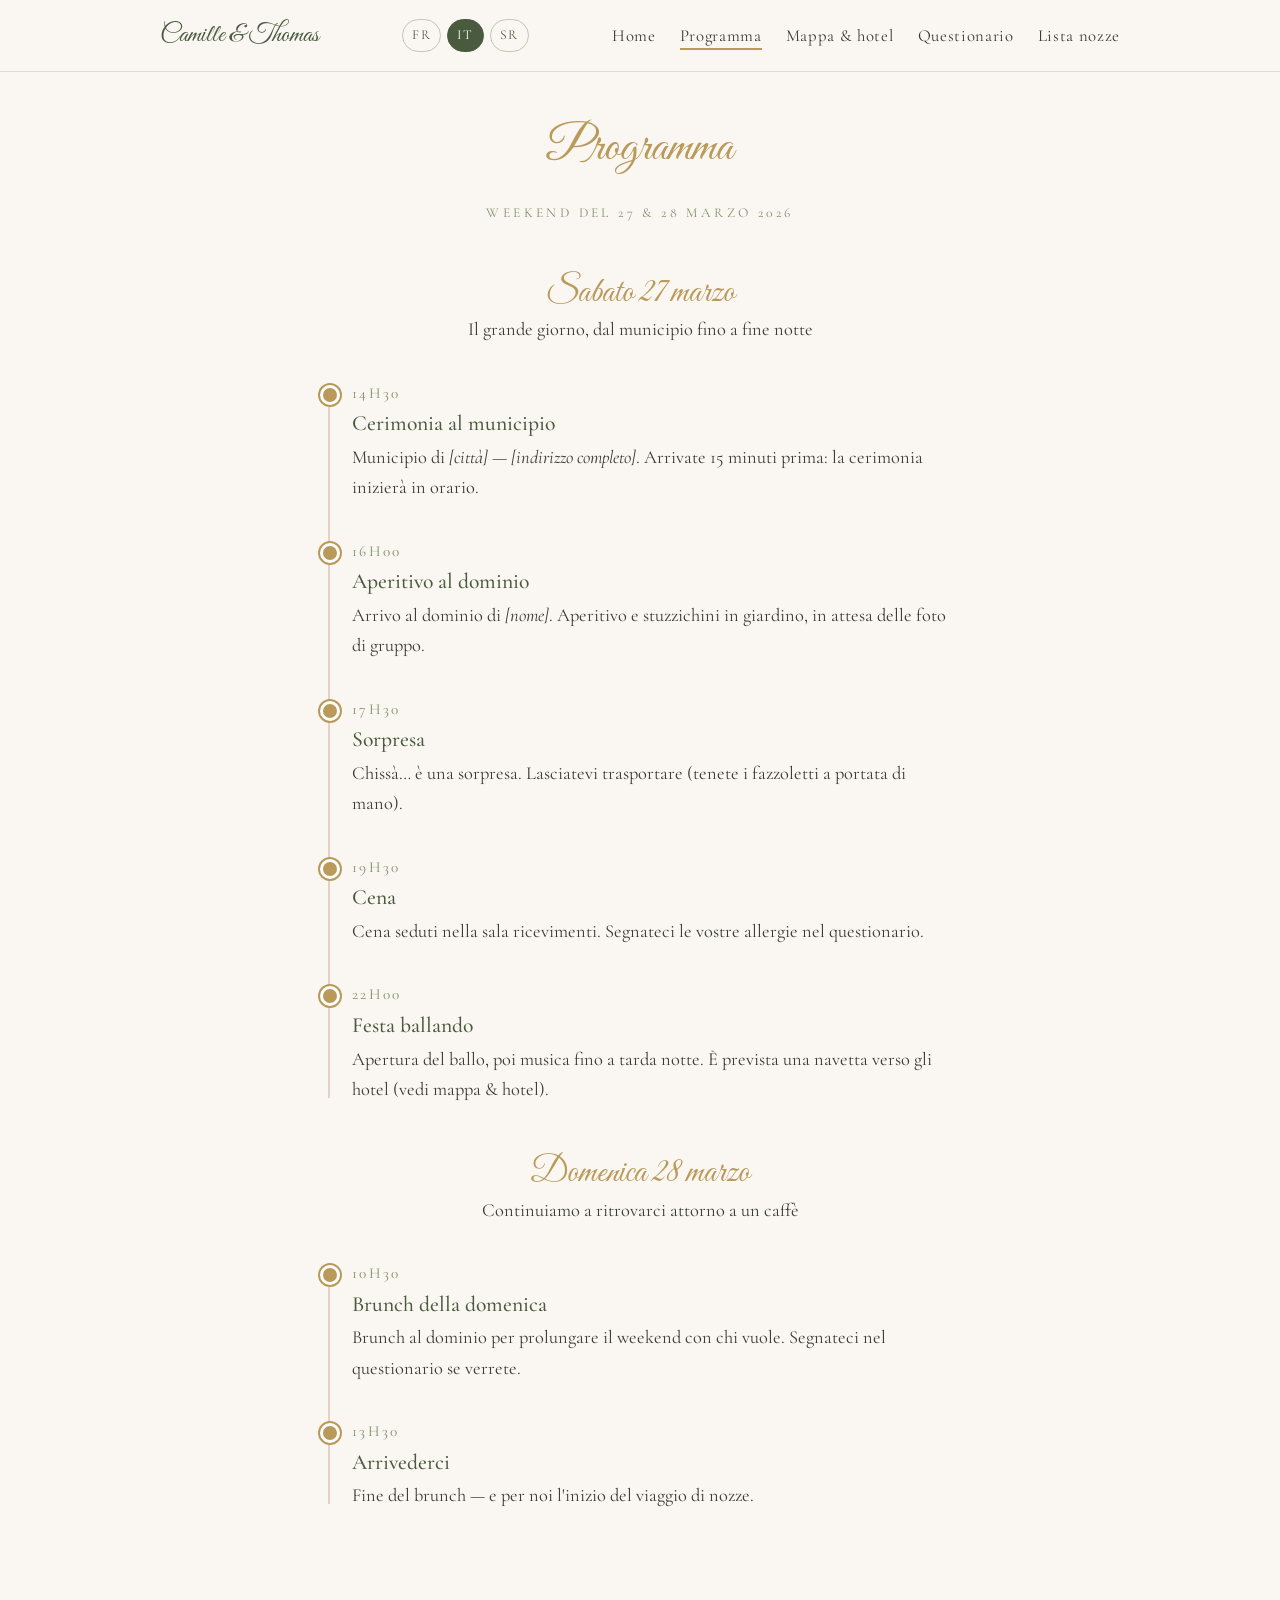
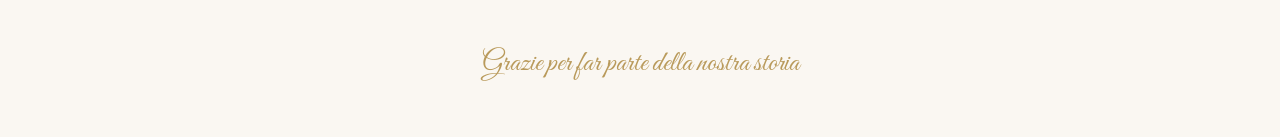
<file: it/programma.html>
<!DOCTYPE html>
<html lang="it">
<head>
  <meta charset="UTF-8">
  <meta name="viewport" content="width=device-width, initial-scale=1.0, maximum-scale=1.0, user-scalable=no">
  <title>Programma — Camille &amp; Thomas</title>
  <meta name="description" content="Il programma del weekend di matrimonio: municipio, aperitivo, cena, festa e brunch.">
  <link rel="preconnect" href="https://fonts.googleapis.com">
  <link rel="preconnect" href="https://fonts.gstatic.com" crossorigin>
  <link href="https://fonts.googleapis.com/css2?family=Great+Vibes&family=Cormorant+Garamond:ital,wght@0,400;0,500;0,600;1,400&display=swap" rel="stylesheet">
  <link rel="stylesheet" href="../css/style.css">
</head>
<body>
  <header class="en-tete">
    <nav class="nav-contenu">
      <a href="index.html" class="logo">Camille &amp; Thomas</a>
      <div class="nav-droite">
        <nav class="selecteur-langue" aria-label="Scelta della lingua">
          <a href="../programme.html" hreflang="fr">FR</a>
          <a href="programma.html" class="actif" hreflang="it">IT</a>
          <a href="../sr/program.html" hreflang="sr">SR</a>
        </nav>
        <button class="burger" aria-label="Apri il menu" aria-expanded="false">
          <span></span><span></span><span></span>
        </button>
      </div>
      <ul class="nav-liens">
        <li><a href="index.html">Home</a></li>
        <li><a href="programma.html" class="actif">Programma</a></li>
        <li><a href="mappa.html">Mappa &amp; hotel</a></li>
        <li><a href="questionario.html">Questionario</a></li>
        <li><a href="lista-nozze.html">Lista nozze</a></li>
      </ul>
    </nav>
  </header>

  <main class="page">
    <div class="container">
      <div class="page-titre">
        <h2 class="calligraphie">Programma</h2>
        <span class="sur-titre">Weekend del 27 &amp; 28 marzo 2026</span>
      </div>

      <div class="jour-separateur">
        <span class="calligraphie">Sabato 27 marzo</span>
        <p>Il grande giorno, dal municipio fino a fine notte</p>
      </div>

      <div class="timeline">
        <div class="evenement">
          <time>14h30</time>
          <h3>Cerimonia al municipio</h3>
          <p>Municipio di <em>[città]</em> — <em>[indirizzo completo]</em>. Arrivate 15 minuti prima: la cerimonia inizierà in orario.</p>
        </div>
        <div class="evenement">
          <time>16h00</time>
          <h3>Aperitivo al dominio</h3>
          <p>Arrivo al dominio di <em>[nome]</em>. Aperitivo e stuzzichini in giardino, in attesa delle foto di gruppo.</p>
        </div>
        <div class="evenement">
          <time>17h30</time>
          <h3>Sorpresa</h3>
          <p>Chissà… è una sorpresa. Lasciatevi trasportare (tenete i fazzoletti a portata di mano).</p>
        </div>
        <div class="evenement">
          <time>19h30</time>
          <h3>Cena</h3>
          <p>Cena seduti nella sala ricevimenti. Segnateci le vostre allergie nel questionario.</p>
        </div>
        <div class="evenement">
          <time>22h00</time>
          <h3>Festa ballando</h3>
          <p>Apertura del ballo, poi musica fino a tarda notte. È prevista una navetta verso gli hotel (vedi mappa &amp; hotel).</p>
        </div>
      </div>

      <div class="jour-separateur">
        <span class="calligraphie">Domenica 28 marzo</span>
        <p>Continuiamo a ritrovarci attorno a un caffè</p>
      </div>

      <div class="timeline">
        <div class="evenement">
          <time>10h30</time>
          <h3>Brunch della domenica</h3>
          <p>Brunch al dominio per prolungare il weekend con chi vuole. Segnateci nel questionario se verrete.</p>
        </div>
        <div class="evenement">
          <time>13h30</time>
          <h3>Arrivederci</h3>
          <p>Fine del brunch — e per noi l'inizio del viaggio di nozze.</p>
        </div>
      </div>
    </div>
  </main>

  <footer class="pied">
    <p class="calligraphie">Grazie per far parte della nostra storia</p>
  </footer>

  <script src="../js/main.js"></script>
</body>
</html>
</file>
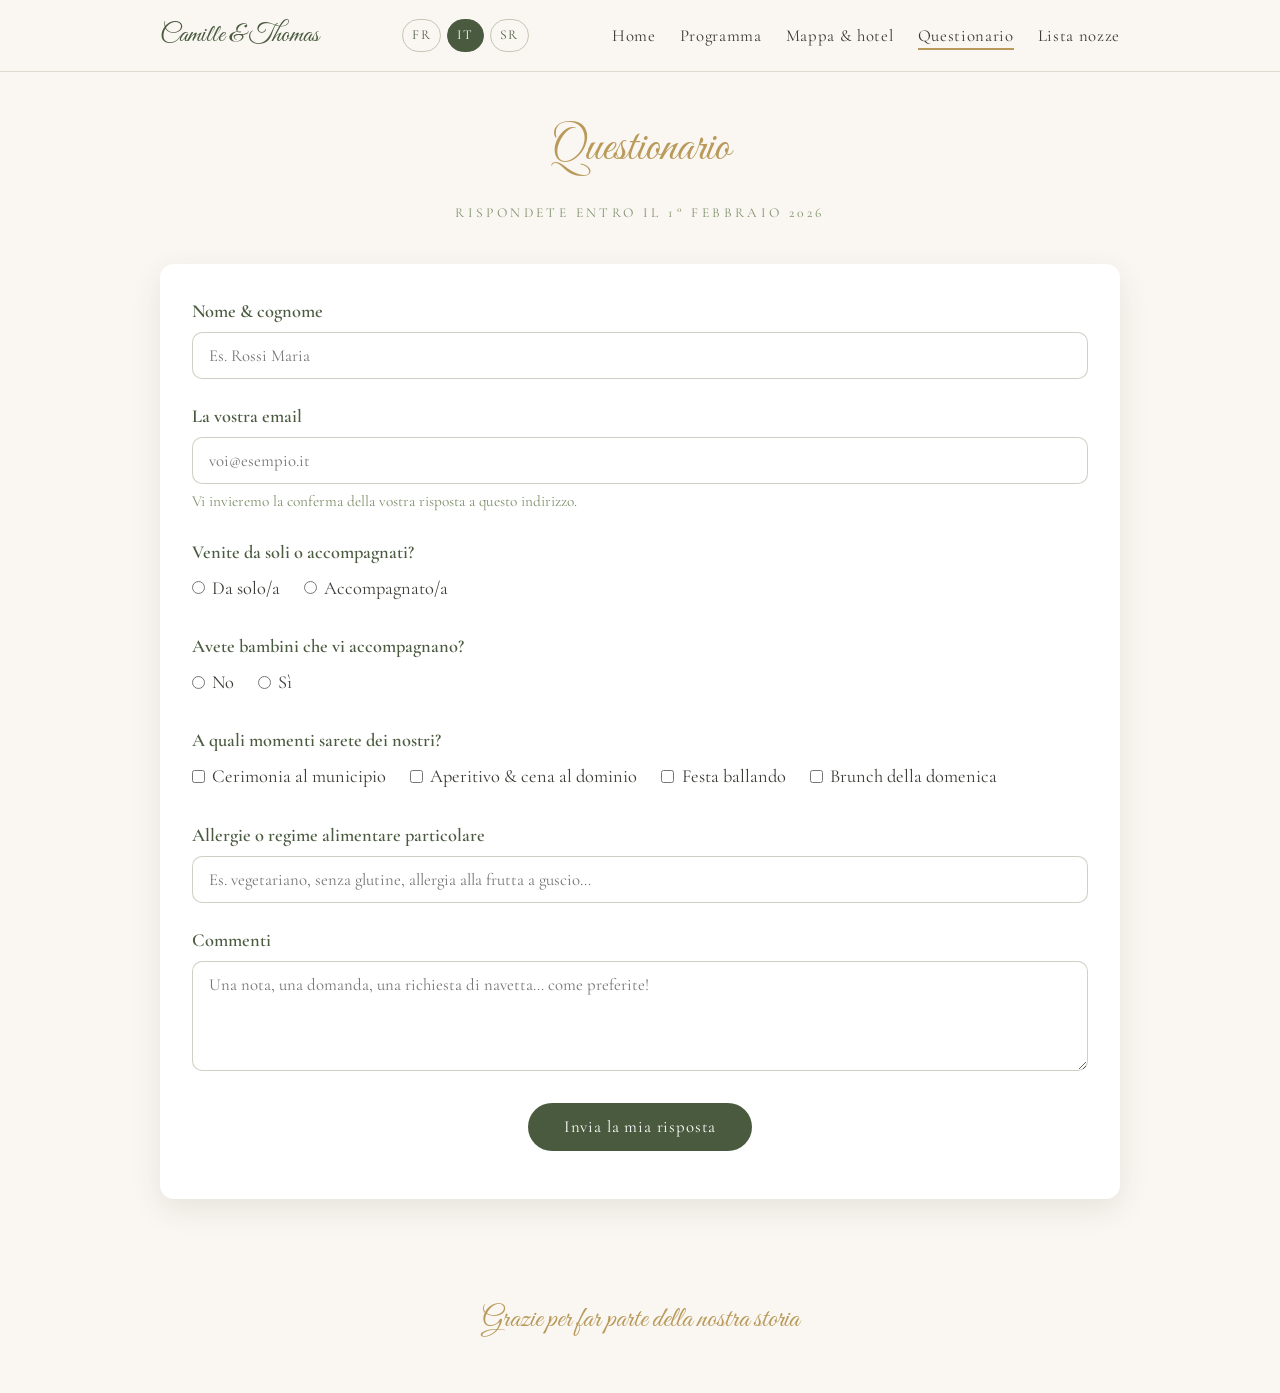
<file: it/questionario.html>
<!DOCTYPE html>
<html lang="it">
<head>
  <meta charset="UTF-8">
  <meta name="viewport" content="width=device-width, initial-scale=1.0, maximum-scale=1.0, user-scalable=no">
  <title>Questionario — Camille &amp; Thomas</title>
  <meta name="description" content="Rispondete al questionario per aiutarci a organizzare al meglio questo bel weekend.">
  <link rel="preconnect" href="https://fonts.googleapis.com">
  <link rel="preconnect" href="https://fonts.gstatic.com" crossorigin>
  <link href="https://fonts.googleapis.com/css2?family=Great+Vibes&family=Cormorant+Garamond:ital,wght@0,400;0,500;0,600;1,400&display=swap" rel="stylesheet">
  <link rel="stylesheet" href="../css/style.css">
</head>
<body>
  <header class="en-tete">
    <nav class="nav-contenu">
      <a href="index.html" class="logo">Camille &amp; Thomas</a>
      <div class="nav-droite">
        <nav class="selecteur-langue" aria-label="Scelta della lingua">
          <a href="../questionnaire.html" hreflang="fr">FR</a>
          <a href="questionario.html" class="actif" hreflang="it">IT</a>
          <a href="../sr/upitnik.html" hreflang="sr">SR</a>
        </nav>
        <button class="burger" aria-label="Apri il menu" aria-expanded="false">
          <span></span><span></span><span></span>
        </button>
      </div>
      <ul class="nav-liens">
        <li><a href="index.html">Home</a></li>
        <li><a href="programma.html">Programma</a></li>
        <li><a href="mappa.html">Mappa &amp; hotel</a></li>
        <li><a href="questionario.html" class="actif">Questionario</a></li>
        <li><a href="lista-nozze.html">Lista nozze</a></li>
      </ul>
    </nav>
  </header>

  <main class="page">
    <div class="container">
      <div class="page-titre">
        <h2 class="calligraphie">Questionario</h2>
        <span class="sur-titre">Rispondete entro il 1° febbraio 2026</span>
      </div>

      <form id="formulaire-rsvp" class="carte" novalidate
            data-sujet-email="Risposta al questionario di matrimonio"
            data-envoi="Invio in corso…"
            data-message-validation="Compilate i campi obbligatori (nome, email, presenza)."
            data-succes="Grazie! La vostra risposta è stata inviata, un'email di conferma vi aspetta. 💌"
            data-mailto-ok="Si è aperto il vostro programma email con la risposta precompilata: non resta che inviarla. Se non si è aperto nulla, "
            data-mailto-erreur="L'invio automatico non è riuscito: si è aperto il vostro programma email con la risposta precompilata. Se non si è aperto nulla, "
            data-lien-mailto="cliccate qui">
        <div class="champ">
          <label for="nom">Nome &amp; cognome</label>
          <input type="text" id="nom" name="nom" required placeholder="Es. Rossi Maria">
        </div>

        <div class="champ">
          <label for="email">La vostra email</label>
          <input type="email" id="email" name="email" required placeholder="voi@esempio.it">
          <small>Vi invieremo la conferma della vostra risposta a questo indirizzo.</small>
        </div>

        <div class="champ">
          <label>Venite da soli o accompagnati?</label>
          <div class="choix">
            <label><input type="radio" name="accompagne" value="Da solo/a" required> Da solo/a</label>
            <label><input type="radio" name="accompagne" value="Accompagnato/a" data-apri="1"> Accompagnato/a</label>
          </div>
          <div class="bloc-accompagnants" id="bloc-accompagnants">
            <label for="accompagnants">Con chi?</label>
            <input type="text" id="accompagnants" name="accompagnants" placeholder="Nome/i del/della vostro/a accompagnatore/i">
          </div>
        </div>

        <div class="champ">
          <label>Avete bambini che vi accompagnano?</label>
          <div class="choix">
            <label><input type="radio" name="enfants" value="No"> No</label>
            <label><input type="radio" name="enfants" value="Sì" data-apri="1"> Sì</label>
          </div>
          <div class="bloc-enfants" id="bloc-enfants">
            <label for="ages-enfants">I loro nomi ed età</label>
            <input type="text" id="ages-enfants" name="ages_enfants" placeholder="Es. Leo (5 anni), Giulia (8 anni)">
          </div>
        </div>

        <div class="champ">
          <label>A quali momenti sarete dei nostri?</label>
          <div class="choix">
            <label><input type="checkbox" name="moments" value="Cerimonia al municipio"> Cerimonia al municipio</label>
            <label><input type="checkbox" name="moments" value="Aperitivo e cena al dominio"> Aperitivo &amp; cena al dominio</label>
            <label><input type="checkbox" name="moments" value="Festa ballando"> Festa ballando</label>
            <label><input type="checkbox" name="moments" value="Brunch della domenica"> Brunch della domenica</label>
          </div>
        </div>

        <div class="champ">
          <label for="allergies">Allergie o regime alimentare particolare</label>
          <input type="text" id="allergies" name="allergies" placeholder="Es. vegetariano, senza glutine, allergia alla frutta a guscio…">
        </div>

        <div class="champ">
          <label for="commentaires">Commenti</label>
          <textarea id="commentaires" name="commentaires" placeholder="Una nota, una domanda, una richiesta di navetta… come preferite!"></textarea>
        </div>

        <div style="text-align: center;">
          <button type="submit" class="bouton">Invia la mia risposta</button>
        </div>
        <p class="formulaire-statut" id="formulaire-statut" role="status"></p>
      </form>
    </div>
  </main>

  <footer class="pied">
    <p class="calligraphie">Grazie per far parte della nostra storia</p>
  </footer>

  <script src="../js/main.js"></script>
</body>
</html>
</file>
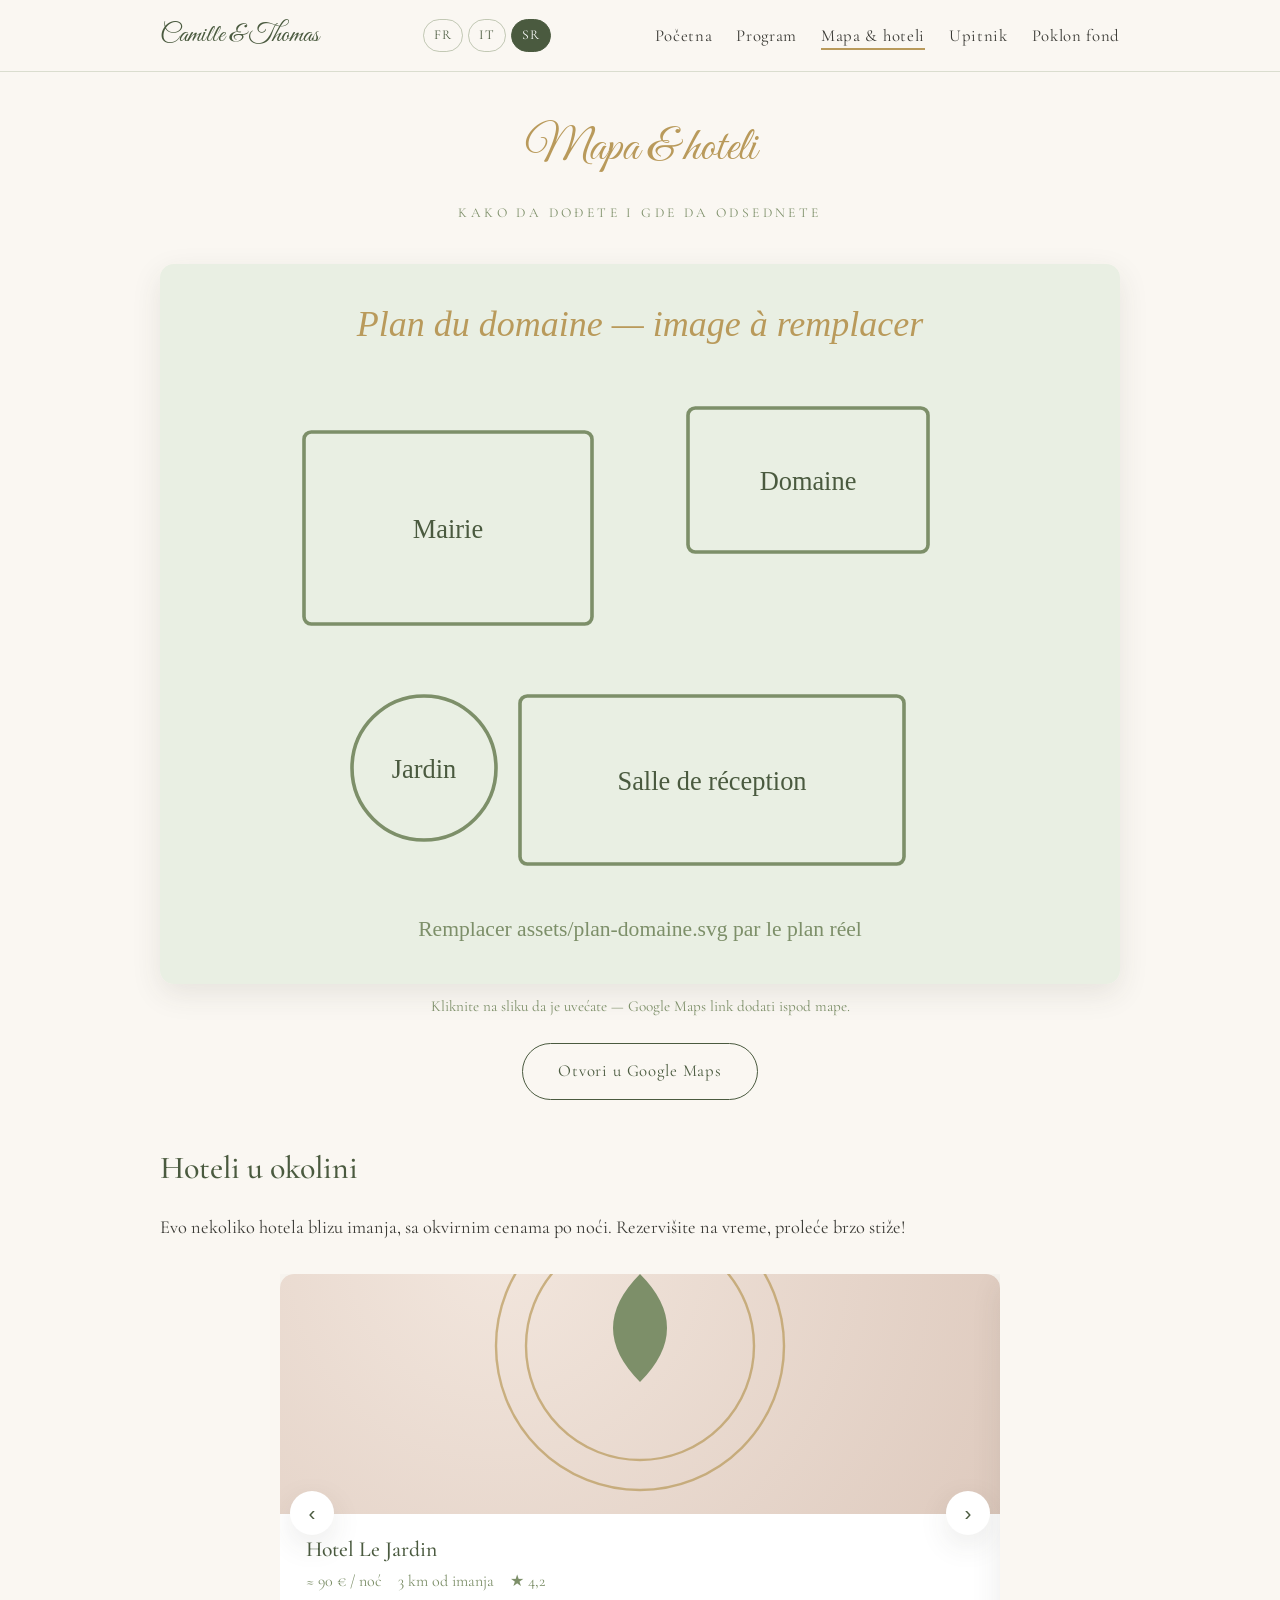
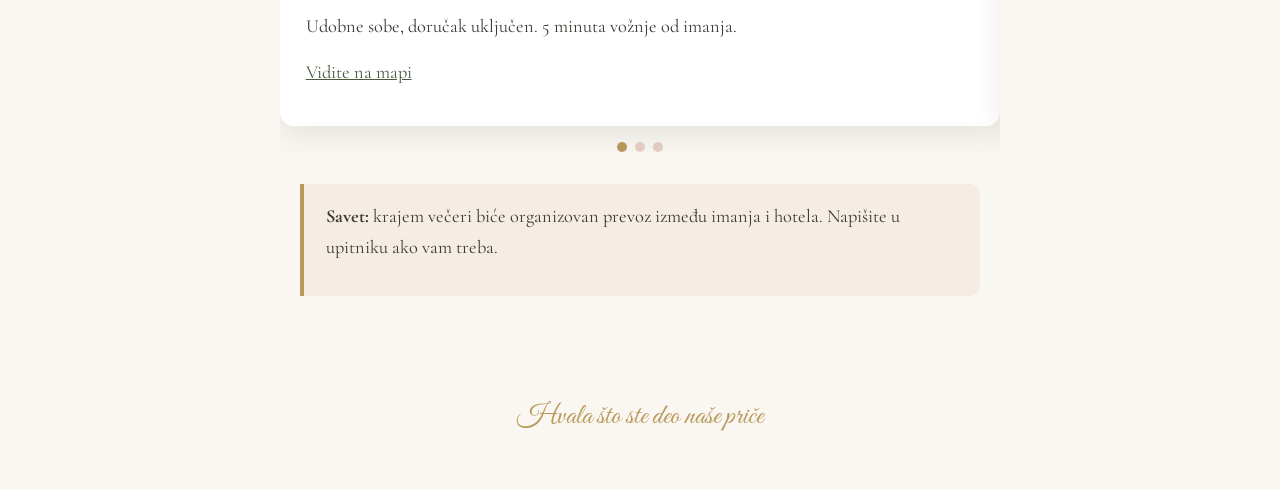
<file: sr/mapa.html>
<!DOCTYPE html>
<html lang="sr-Latn">
<head>
  <meta charset="UTF-8">
  <meta name="viewport" content="width=device-width, initial-scale=1.0, maximum-scale=1.0, user-scalable=no">
  <title>Mapa &amp; hoteli — Camille &amp; Thomas</title>
  <meta name="description" content="Mapa za dolazak na imanje i hoteli u okolini sa cenama i udaljenostima.">
  <link rel="preconnect" href="https://fonts.googleapis.com">
  <link rel="preconnect" href="https://fonts.gstatic.com" crossorigin>
  <link href="https://fonts.googleapis.com/css2?family=Great+Vibes&family=Cormorant+Garamond:ital,wght@0,400;0,500;0,600;1,400&display=swap" rel="stylesheet">
  <link rel="stylesheet" href="../css/style.css">
</head>
<body>
  <header class="en-tete">
    <nav class="nav-contenu">
      <a href="index.html" class="logo">Camille &amp; Thomas</a>
      <div class="nav-droite">
        <nav class="selecteur-langue" aria-label="Izbor jezika">
          <a href="../plan.html" hreflang="fr">FR</a>
          <a href="../it/mappa.html" hreflang="it">IT</a>
          <a href="mapa.html" class="actif" hreflang="sr">SR</a>
        </nav>
        <button class="burger" aria-label="Otvori meni" aria-expanded="false">
          <span></span><span></span><span></span>
        </button>
      </div>
      <ul class="nav-liens">
        <li><a href="index.html">Početna</a></li>
        <li><a href="program.html">Program</a></li>
        <li><a href="mapa.html" class="actif">Mapa &amp; hoteli</a></li>
        <li><a href="upitnik.html">Upitnik</a></li>
        <li><a href="poklon-fond.html">Poklon fond</a></li>
      </ul>
    </nav>
  </header>

  <main class="page">
    <div class="container">
      <div class="page-titre">
        <h2 class="calligraphie">Mapa &amp; hoteli</h2>
        <span class="sur-titre">Kako da dođete i gde da odsednete</span>
      </div>

      <img src="../assets/plan-domaine.svg" alt="Mapa imanja" class="plan-domaine">
      <p class="plan-note">Kliknite na sliku da je uvećate — Google Maps link dodati ispod mape.</p>
      <p style="text-align: center; margin: 1.5rem 0 3rem;">
        <a class="bouton secondaire" href="https://maps.google.com" target="_blank" rel="noopener">Otvori u Google Maps</a>
      </p>

      <h2 style="text-align: left;">Hoteli u okolini</h2>
      <p>Evo nekoliko hotela blizu imanja, sa okvirnim cenama po noći. Rezervišite na vreme, proleće brzo stiže!</p>

      <div class="carrousel" id="carrousel-hotels">
        <button class="carrousel-btn precedent" aria-label="Prethodni hotel">&#8249;</button>
        <div class="carrousel-piste">
          <article class="hotel-carte">
            <img src="../assets/photo-couple.svg" alt="Hotel Le Jardin">
            <div class="hotel-infos">
              <h3>Hotel Le Jardin</h3>
              <p class="hotel-meta"><span>≈ 90 € / noć</span><span>3 km od imanja</span><span>★ 4,2</span></p>
              <p>Udobne sobe, doručak uključen. 5 minuta vožnje od imanja.</p>
              <p><a href="https://maps.google.com" target="_blank" rel="noopener">Vidite na mapi</a></p>
            </div>
          </article>
          <article class="hotel-carte">
            <img src="../assets/photo-couple.svg" alt="Imanje des Vignes">
            <div class="hotel-infos">
              <h3>Imanje des Vignes</h3>
              <p class="hotel-meta"><span>≈ 130 € / noć</span><span>1,5 km od imanja</span><span>★ 4,6</span></p>
              <p>Sobe u miru, na licu mesta u subotu uveče. Najbliže mestu prijema.</p>
              <p><a href="https://maps.google.com" target="_blank" rel="noopener">Vidite na mapi</a></p>
            </div>
          </article>
          <article class="hotel-carte">
            <img src="../assets/photo-couple.svg" alt="Hotel de la Gare">
            <div class="hotel-infos">
              <h3>Hotel de la Gare</h3>
              <p class="hotel-meta"><span>≈ 65 € / noć</span><span>7 km od imanja</span><span>★ 3,9</span></p>
              <p>Ekonomična opcija, blizu stanice i centra. Idealno ako dolazite vozom.</p>
              <p><a href="https://maps.google.com" target="_blank" rel="noopener">Vidite na mapi</a></p>
            </div>
          </article>
        </div>
        <button class="carrousel-btn suivant" aria-label="Sledeći hotel">&#8250;</button>
        <div class="carrousel-points" role="tablist" aria-label="Izaberite hotel"></div>
      </div>

      <div class="encadre">
        <p><strong>Savet:</strong> krajem večeri biće organizovan prevoz između imanja i hotela. Napišite u upitniku ako vam treba.</p>
      </div>
    </div>
  </main>

  <footer class="pied">
    <p class="calligraphie">Hvala što ste deo naše priče</p>
  </footer>

  <script src="../js/main.js"></script>
</body>
</html>
</file>
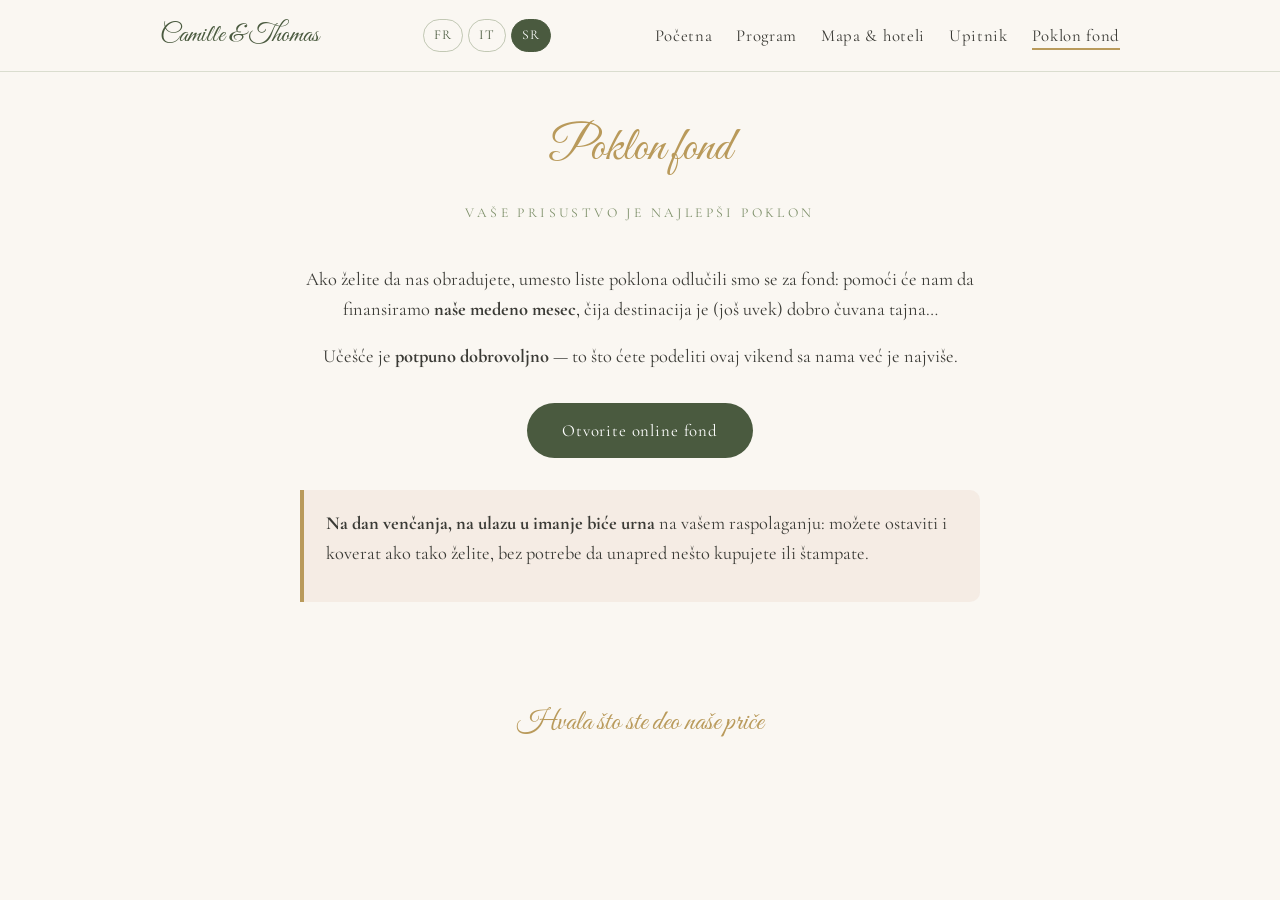
<file: sr/poklon-fond.html>
<!DOCTYPE html>
<html lang="sr-Latn">
<head>
  <meta charset="UTF-8">
  <meta name="viewport" content="width=device-width, initial-scale=1.0, maximum-scale=1.0, user-scalable=no">
  <title>Poklon fond — Camille &amp; Thomas</title>
  <meta name="description" content="Naš poklon fond za medeni mesec — učešće je potpuno dobrovoljno.">
  <link rel="preconnect" href="https://fonts.googleapis.com">
  <link rel="preconnect" href="https://fonts.gstatic.com" crossorigin>
  <link href="https://fonts.googleapis.com/css2?family=Great+Vibes&family=Cormorant+Garamond:ital,wght@0,400;0,500;0,600;1,400&display=swap" rel="stylesheet">
  <link rel="stylesheet" href="../css/style.css">
</head>
<body>
  <header class="en-tete">
    <nav class="nav-contenu">
      <a href="index.html" class="logo">Camille &amp; Thomas</a>
      <div class="nav-droite">
        <nav class="selecteur-langue" aria-label="Izbor jezika">
          <a href="../cagnotte.html" hreflang="fr">FR</a>
          <a href="../it/lista-nozze.html" hreflang="it">IT</a>
          <a href="poklon-fond.html" class="actif" hreflang="sr">SR</a>
        </nav>
        <button class="burger" aria-label="Otvori meni" aria-expanded="false">
          <span></span><span></span><span></span>
        </button>
      </div>
      <ul class="nav-liens">
        <li><a href="index.html">Početna</a></li>
        <li><a href="program.html">Program</a></li>
        <li><a href="mapa.html">Mapa &amp; hoteli</a></li>
        <li><a href="upitnik.html">Upitnik</a></li>
        <li><a href="poklon-fond.html" class="actif">Poklon fond</a></li>
      </ul>
    </nav>
  </header>

  <main class="page">
    <div class="container">
      <div class="page-titre">
        <h2 class="calligraphie">Poklon fond</h2>
        <span class="sur-titre">Vaše prisustvo je najlepši poklon</span>
      </div>

      <div class="cagnotte-texte">
        <p>
          Ako želite da nas obradujete, umesto liste poklona odlučili smo se za fond:
          pomoći će nam da finansiramo <strong>naše medeno mesec</strong>, čija destinacija
          je (još uvek) dobro čuvana tajna…
        </p>
        <p>
          Učešće je <strong>potpuno dobrovoljno</strong> — to što ćete podeliti ovaj vikend
          sa nama već je najviše.
        </p>
      </div>

      <div class="cagnotte-actions">
        <a class="bouton" id="lien-cagnotte" href="#" target="_blank" rel="noopener">Otvorite online fond</a>
      </div>

      <div class="encadre">
        <p>
          <strong>Na dan venčanja, na ulazu u imanje biće urna</strong> na vašem raspolaganju:
          možete ostaviti i koverat ako tako želite, bez potrebe da unapred nešto kupujete ili štampate.
        </p>
      </div>
    </div>
  </main>

  <footer class="pied">
    <p class="calligraphie">Hvala što ste deo naše priče</p>
  </footer>

  <script src="../js/main.js"></script>
</body>
</html>
</file>
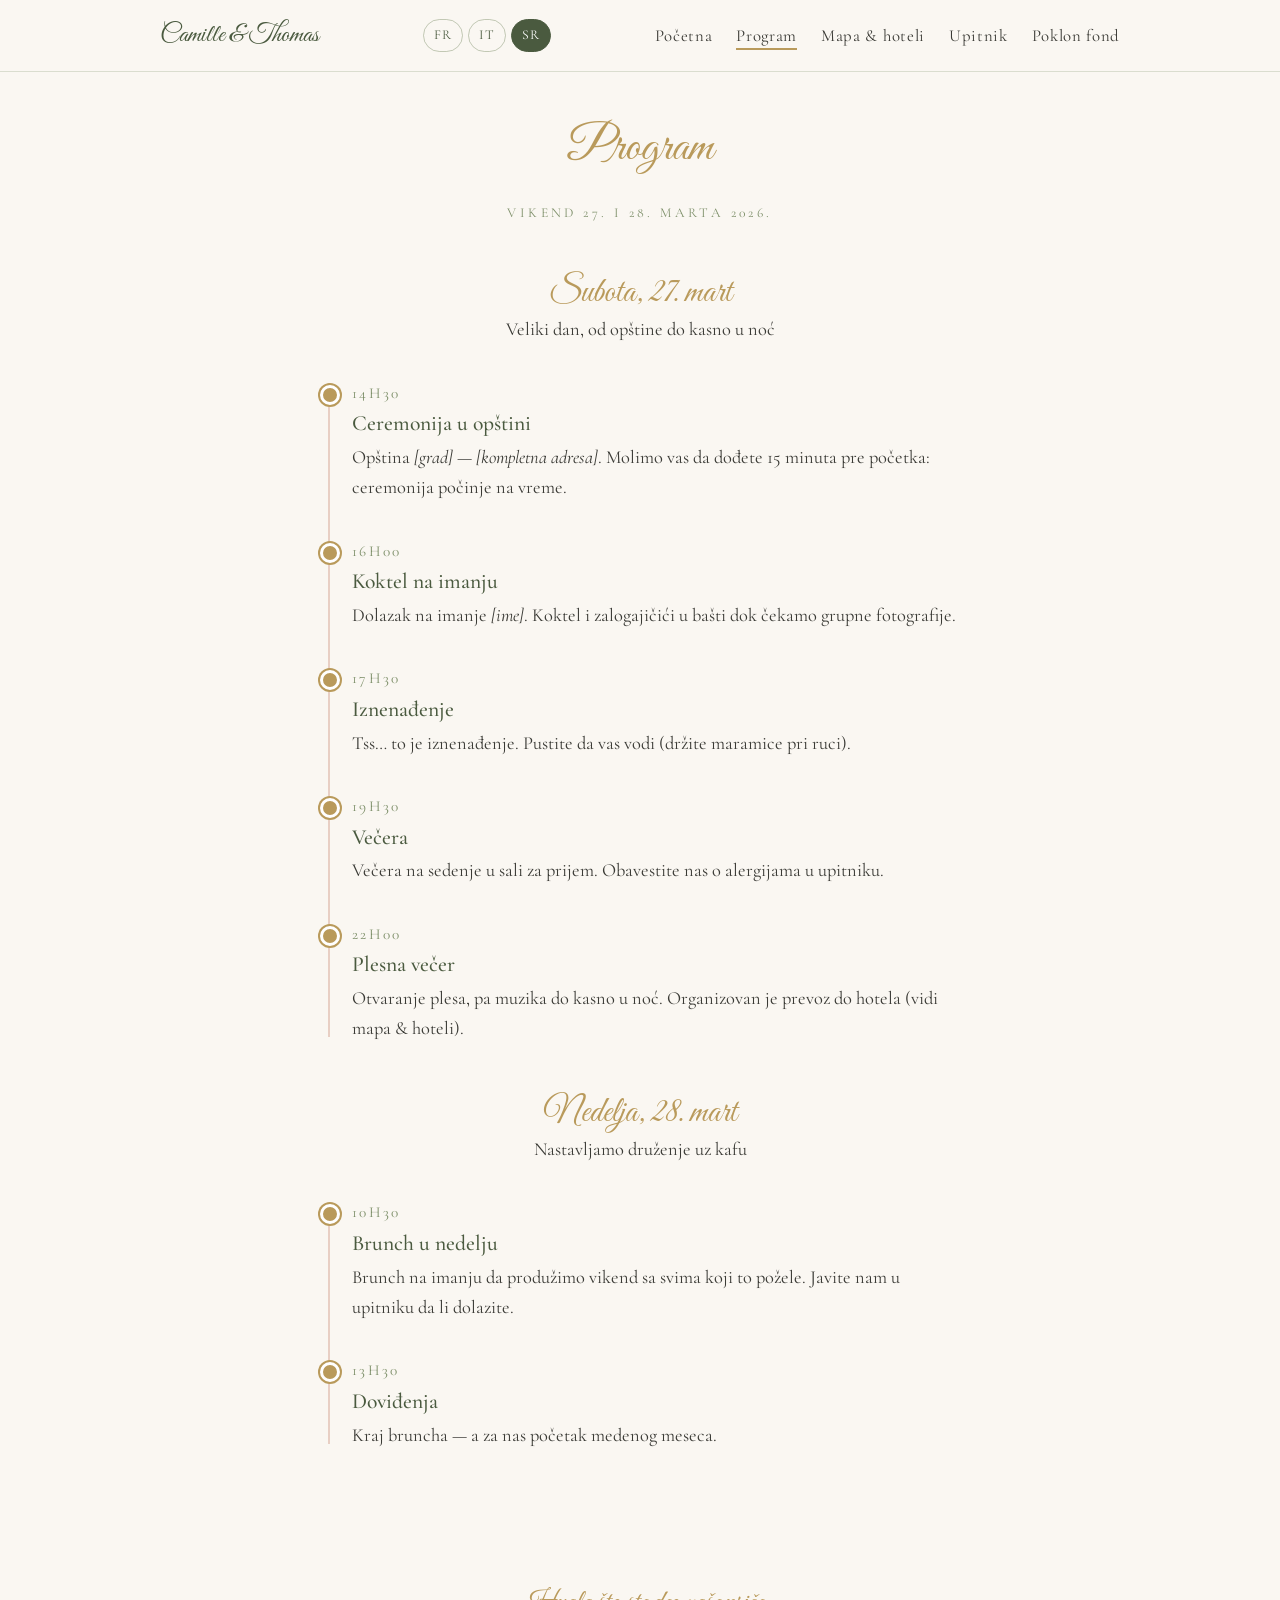
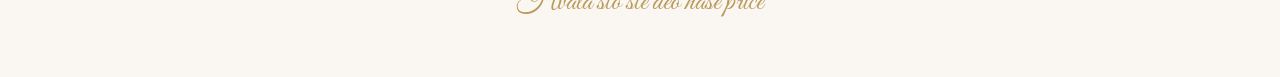
<file: sr/program.html>
<!DOCTYPE html>
<html lang="sr-Latn">
<head>
  <meta charset="UTF-8">
  <meta name="viewport" content="width=device-width, initial-scale=1.0, maximum-scale=1.0, user-scalable=no">
  <title>Program — Camille &amp; Thomas</title>
  <meta name="description" content="Program venčanja: opština, koktel, iznenađenje, večera, plesna večer i brunch.">
  <link rel="preconnect" href="https://fonts.googleapis.com">
  <link rel="preconnect" href="https://fonts.gstatic.com" crossorigin>
  <link href="https://fonts.googleapis.com/css2?family=Great+Vibes&family=Cormorant+Garamond:ital,wght@0,400;0,500;0,600;1,400&display=swap" rel="stylesheet">
  <link rel="stylesheet" href="../css/style.css">
</head>
<body>
  <header class="en-tete">
    <nav class="nav-contenu">
      <a href="index.html" class="logo">Camille &amp; Thomas</a>
      <div class="nav-droite">
        <nav class="selecteur-langue" aria-label="Izbor jezika">
          <a href="../programme.html" hreflang="fr">FR</a>
          <a href="../it/programma.html" hreflang="it">IT</a>
          <a href="program.html" class="actif" hreflang="sr">SR</a>
        </nav>
        <button class="burger" aria-label="Otvori meni" aria-expanded="false">
          <span></span><span></span><span></span>
        </button>
      </div>
      <ul class="nav-liens">
        <li><a href="index.html">Početna</a></li>
        <li><a href="program.html" class="actif">Program</a></li>
        <li><a href="mapa.html">Mapa &amp; hoteli</a></li>
        <li><a href="upitnik.html">Upitnik</a></li>
        <li><a href="poklon-fond.html">Poklon fond</a></li>
      </ul>
    </nav>
  </header>

  <main class="page">
    <div class="container">
      <div class="page-titre">
        <h2 class="calligraphie">Program</h2>
        <span class="sur-titre">Vikend 27. i 28. marta 2026.</span>
      </div>

      <div class="jour-separateur">
        <span class="calligraphie">Subota, 27. mart</span>
        <p>Veliki dan, od opštine do kasno u noć</p>
      </div>

      <div class="timeline">
        <div class="evenement">
          <time>14h30</time>
          <h3>Ceremonija u opštini</h3>
          <p>Opština <em>[grad]</em> — <em>[kompletna adresa]</em>. Molimo vas da dođete 15 minuta pre početka: ceremonija počinje na vreme.</p>
        </div>
        <div class="evenement">
          <time>16h00</time>
          <h3>Koktel na imanju</h3>
          <p>Dolazak na imanje <em>[ime]</em>. Koktel i zalogajičići u bašti dok čekamo grupne fotografije.</p>
        </div>
        <div class="evenement">
          <time>17h30</time>
          <h3>Iznenađenje</h3>
          <p>Tss… to je iznenađenje. Pustite da vas vodi (držite maramice pri ruci).</p>
        </div>
        <div class="evenement">
          <time>19h30</time>
          <h3>Večera</h3>
          <p>Večera na sedenje u sali za prijem. Obavestite nas o alergijama u upitniku.</p>
        </div>
        <div class="evenement">
          <time>22h00</time>
          <h3>Plesna večer</h3>
          <p>Otvaranje plesa, pa muzika do kasno u noć. Organizovan je prevoz do hotela (vidi mapa &amp; hoteli).</p>
        </div>
      </div>

      <div class="jour-separateur">
        <span class="calligraphie">Nedelja, 28. mart</span>
        <p>Nastavljamo druženje uz kafu</p>
      </div>

      <div class="timeline">
        <div class="evenement">
          <time>10h30</time>
          <h3>Brunch u nedelju</h3>
          <p>Brunch na imanju da produžimo vikend sa svima koji to požele. Javite nam u upitniku da li dolazite.</p>
        </div>
        <div class="evenement">
          <time>13h30</time>
          <h3>Doviđenja</h3>
          <p>Kraj bruncha — a za nas početak medenog meseca.</p>
        </div>
      </div>
    </div>
  </main>

  <footer class="pied">
    <p class="calligraphie">Hvala što ste deo naše priče</p>
  </footer>

  <script src="../js/main.js"></script>
</body>
</html>
</file>
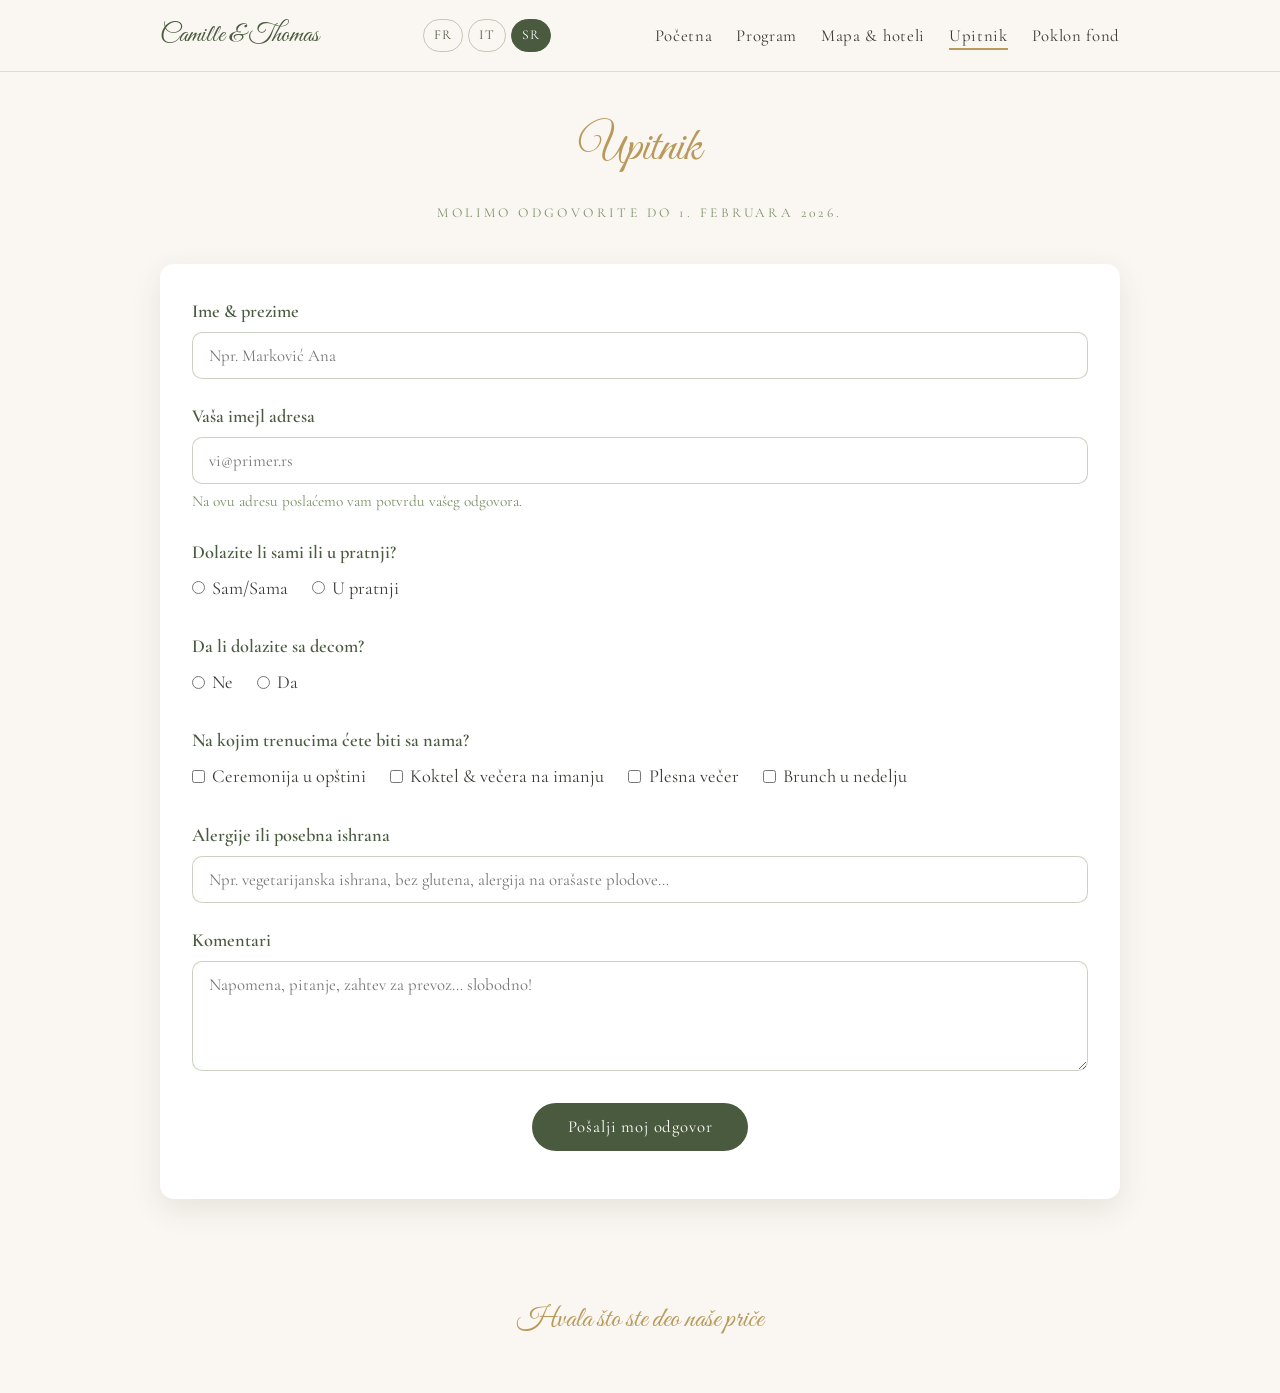
<file: sr/upitnik.html>
<!DOCTYPE html>
<html lang="sr-Latn">
<head>
  <meta charset="UTF-8">
  <meta name="viewport" content="width=device-width, initial-scale=1.0, maximum-scale=1.0, user-scalable=no">
  <title>Upitnik — Camille &amp; Thomas</title>
  <meta name="description" content="Popunite upitnik da biste nam pomogli da najbolje organizujemo ovaj lepi vikend.">
  <link rel="preconnect" href="https://fonts.googleapis.com">
  <link rel="preconnect" href="https://fonts.gstatic.com" crossorigin>
  <link href="https://fonts.googleapis.com/css2?family=Great+Vibes&family=Cormorant+Garamond:ital,wght@0,400;0,500;0,600;1,400&display=swap" rel="stylesheet">
  <link rel="stylesheet" href="../css/style.css">
</head>
<body>
  <header class="en-tete">
    <nav class="nav-contenu">
      <a href="index.html" class="logo">Camille &amp; Thomas</a>
      <div class="nav-droite">
        <nav class="selecteur-langue" aria-label="Izbor jezika">
          <a href="../questionnaire.html" hreflang="fr">FR</a>
          <a href="../it/questionario.html" hreflang="it">IT</a>
          <a href="upitnik.html" class="actif" hreflang="sr">SR</a>
        </nav>
        <button class="burger" aria-label="Otvori meni" aria-expanded="false">
          <span></span><span></span><span></span>
        </button>
      </div>
      <ul class="nav-liens">
        <li><a href="index.html">Početna</a></li>
        <li><a href="program.html">Program</a></li>
        <li><a href="mapa.html">Mapa &amp; hoteli</a></li>
        <li><a href="upitnik.html" class="actif">Upitnik</a></li>
        <li><a href="poklon-fond.html">Poklon fond</a></li>
      </ul>
    </nav>
  </header>

  <main class="page">
    <div class="container">
      <div class="page-titre">
        <h2 class="calligraphie">Upitnik</h2>
        <span class="sur-titre">Molimo odgovorite do 1. februara 2026.</span>
      </div>

      <form id="formulaire-rsvp" class="carte" novalidate
            data-sujet-email="Odgovor na upitnik za venčanje"
            data-envoi="Slanje u toku…"
            data-message-validation="Molimo popunite obavezna polja (ime, imejl, dolazak)."
            data-succes="Hvala! Vaš odgovor je poslat, imejl potvrda vas čeka. 💌"
            data-mailto-ok="Otvorila se vaša imejl aplikacija sa popunjenim odgovorom: samo treba poslati. Ako se ništa nije otvorilo, "
            data-mailto-erreur="Automatsko slanje nije uspelo: otvorila se vaša imejl aplikacija sa popunjenim odgovorom. Ako se ništa nije otvorilo, "
            data-lien-mailto="kliknite ovde">
        <div class="champ">
          <label for="nom">Ime &amp; prezime</label>
          <input type="text" id="nom" name="nom" required placeholder="Npr. Marković Ana">
        </div>

        <div class="champ">
          <label for="email">Vaša imejl adresa</label>
          <input type="email" id="email" name="email" required placeholder="vi@primer.rs">
          <small>Na ovu adresu poslaćemo vam potvrdu vašeg odgovora.</small>
        </div>

        <div class="champ">
          <label>Dolazite li sami ili u pratnji?</label>
          <div class="choix">
            <label><input type="radio" name="accompagne" value="Sam/Sama" required> Sam/Sama</label>
            <label><input type="radio" name="accompagne" value="U pratnji" data-apri="1"> U pratnji</label>
          </div>
          <div class="bloc-accompagnants" id="bloc-accompagnants">
            <label for="accompagnants">Sa kim?</label>
            <input type="text" id="accompagnants" name="accompagnants" placeholder="Ime/i osobe koje vas prati">
          </div>
        </div>

        <div class="champ">
          <label>Da li dolazite sa decom?</label>
          <div class="choix">
            <label><input type="radio" name="enfants" value="Ne"> Ne</label>
            <label><input type="radio" name="enfants" value="Da" data-apri="1"> Da</label>
          </div>
          <div class="bloc-enfants" id="bloc-enfants">
            <label for="ages-enfants">Njihova imena i godišta</label>
            <input type="text" id="ages-enfants" name="ages_enfants" placeholder="Npr. Luka (5 godina), Jana (8 godina)">
          </div>
        </div>

        <div class="champ">
          <label>Na kojim trenucima ćete biti sa nama?</label>
          <div class="choix">
            <label><input type="checkbox" name="moments" value="Ceremonija u opštini"> Ceremonija u opštini</label>
            <label><input type="checkbox" name="moments" value="Koktel i večera na imanju"> Koktel &amp; večera na imanju</label>
            <label><input type="checkbox" name="moments" value="Plesna večer"> Plesna večer</label>
            <label><input type="checkbox" name="moments" value="Brunch u nedelju"> Brunch u nedelju</label>
          </div>
        </div>

        <div class="champ">
          <label for="allergies">Alergije ili posebna ishrana</label>
          <input type="text" id="allergies" name="allergies" placeholder="Npr. vegetarijanska ishrana, bez glutena, alergija na orašaste plodove…">
        </div>

        <div class="champ">
          <label for="commentaires">Komentari</label>
          <textarea id="commentaires" name="commentaires" placeholder="Napomena, pitanje, zahtev za prevoz… slobodno!"></textarea>
        </div>

        <div style="text-align: center;">
          <button type="submit" class="bouton">Pošalji moj odgovor</button>
        </div>
        <p class="formulaire-statut" id="formulaire-statut" role="status"></p>
      </form>
    </div>
  </main>

  <footer class="pied">
    <p class="calligraphie">Hvala što ste deo naše priče</p>
  </footer>

  <script src="../js/main.js"></script>
</body>
</html>
</file>
<file: css/style.css>
:root {
  --vert-sauge: #7d8f69;
  --vert-fonce: #4a5a3f;
  --blush: #e8cfc4;
  --creme: #faf7f2;
  --or: #b99a5b;
  --encre: #3a3a35;
  --blanc: #ffffff;
  --ombre: 0 10px 30px rgba(58, 58, 53, 0.10);
}

* { margin: 0; padding: 0; box-sizing: border-box; }

html { scroll-behavior: smooth; }

body {
  font-family: "Cormorant Garamond", Georgia, serif;
  font-size: 1.15rem;
  line-height: 1.65;
  color: var(--encre);
  background: var(--creme);
}

h1, h2, h3 { font-weight: 500; line-height: 1.25; }

h2 {
  font-size: 2rem;
  text-align: center;
  color: var(--vert-fonce);
  margin-bottom: 1.5rem;
}

h3 { font-size: 1.35rem; color: var(--vert-fonce); }

p { margin-bottom: 1rem; }

a { color: var(--vert-fonce); }

.container { max-width: 1000px; margin: 0 auto; padding: 0 1.25rem; }

.calligraphie {
  font-family: "Great Vibes", cursive;
  color: var(--or);
  line-height: 1.2;
}

.sur-titre {
  font-size: 0.85rem;
  letter-spacing: 0.25em;
  text-transform: uppercase;
  color: var(--vert-sauge);
  text-align: center;
  display: block;
  margin-bottom: 0.5rem;
}

.bouton {
  display: inline-block;
  background: var(--vert-fonce);
  color: var(--blanc);
  text-decoration: none;
  border: none;
  padding: 0.85rem 2.2rem;
  border-radius: 999px;
  font-family: inherit;
  font-size: 1.05rem;
  letter-spacing: 0.05em;
  cursor: pointer;
  transition: background 0.25s ease, transform 0.25s ease;
}

.bouton:hover { background: var(--vert-sauge); transform: translateY(-2px); }

.bouton.secondaire {
  background: transparent;
  color: var(--vert-fonce);
  border: 1px solid var(--vert-fonce);
}

.bouton.secondaire:hover { background: var(--vert-fonce); color: var(--blanc); }

.en-tete {
  position: sticky;
  top: 0;
  z-index: 100;
  background: rgba(250, 247, 242, 0.95);
  backdrop-filter: blur(8px);
  border-bottom: 1px solid rgba(125, 143, 105, 0.25);
}

.nav-contenu {
  display: flex;
  align-items: center;
  justify-content: space-between;
  padding: 0.9rem 1.25rem;
  max-width: 1000px;
  margin: 0 auto;
}

.logo {
  font-family: "Great Vibes", cursive;
  font-size: 1.6rem;
  color: var(--vert-fonce);
  text-decoration: none;
}

.nav-liens { display: flex; gap: 1.5rem; list-style: none; }

.nav-liens a {
  text-decoration: none;
  color: var(--encre);
  font-size: 1.05rem;
  letter-spacing: 0.04em;
  padding-bottom: 2px;
  border-bottom: 2px solid transparent;
}

.nav-liens a:hover, .nav-liens a.actif { border-bottom-color: var(--or); }

.nav-droite { display: flex; align-items: center; gap: 0.8rem; }

.selecteur-langue { display: flex; gap: 0.35rem; }

.selecteur-langue a {
  text-decoration: none;
  font-size: 0.85rem;
  letter-spacing: 0.08em;
  padding: 0.25rem 0.6rem;
  border-radius: 999px;
  border: 1px solid rgba(125, 143, 105, 0.45);
  color: var(--vert-fonce);
  transition: background 0.25s ease, color 0.25s ease;
}

.selecteur-langue a:hover { background: rgba(125, 143, 105, 0.15); }

.selecteur-langue a.actif {
  background: var(--vert-fonce);
  color: var(--blanc);
  border-color: var(--vert-fonce);
}

.burger {
  display: none;
  background: none;
  border: none;
  cursor: pointer;
  width: 40px;
  height: 40px;
}

.burger span {
  display: block;
  width: 24px;
  height: 2px;
  background: var(--vert-fonce);
  margin: 5px auto;
  transition: 0.3s;
}

.page { padding: 3rem 0 4rem; }

.page-titre { text-align: center; margin-bottom: 2.5rem; }

.page-titre .calligraphie { font-size: 3rem; }

.page-titre .sur-titre { margin-top: 0.75rem; }

.carte {
  background: var(--blanc);
  border-radius: 14px;
  box-shadow: var(--ombre);
  padding: 2rem;
}

.accueil-hero {
  min-height: calc(100vh - 70px);
  display: flex;
  flex-direction: column;
  align-items: center;
  justify-content: center;
  text-align: center;
  padding: 3rem 1.25rem 4rem;
  background:
    radial-gradient(circle at 15% 20%, rgba(232, 207, 196, 0.45), transparent 45%),
    radial-gradient(circle at 85% 80%, rgba(125, 143, 105, 0.25), transparent 45%),
    var(--creme);
}

.accueil-photo {
  width: min(320px, 70vw);
  height: min(320px, 70vw);
  border-radius: 50%;
  overflow: hidden;
  border: 6px solid var(--blanc);
  box-shadow: var(--ombre);
  margin-bottom: 2rem;
}

.accueil-photo img { width: 100%; height: 100%; object-fit: cover; display: block; }

.accueil-noms { font-size: clamp(2.8rem, 9vw, 5rem); margin-bottom: 0.5rem; }

.accueil-date {
  font-size: 1.3rem;
  letter-spacing: 0.2em;
  text-transform: uppercase;
  color: var(--vert-fonce);
  margin-bottom: 1.2rem;
}

.accueil-bienvenue { max-width: 620px; font-size: 1.25rem; margin-bottom: 2rem; }

.compte-a-rebours {
  display: flex;
  gap: 1rem;
  justify-content: center;
  margin-top: 2rem;
  flex-wrap: wrap;
}

.compte-a-rebours div {
  background: var(--blanc);
  border-radius: 12px;
  box-shadow: var(--ombre);
  padding: 0.8rem 1.2rem;
  min-width: 80px;
}

.compte-a-rebours strong { display: block; font-size: 1.8rem; color: var(--vert-fonce); }

.compte-a-rebours small { color: var(--vert-sauge); letter-spacing: 0.1em; text-transform: uppercase; }

.timeline { position: relative; max-width: 640px; margin: 0 auto; padding-left: 2rem; }

.timeline::before {
  content: "";
  position: absolute;
  left: 0.5rem;
  top: 0.4rem;
  bottom: 0.4rem;
  width: 2px;
  background: var(--blush);
}

.evenement { position: relative; margin-bottom: 2rem; }

.evenement::before {
  content: "";
  position: absolute;
  left: -2rem;
  top: 0.5rem;
  width: 14px;
  height: 14px;
  border-radius: 50%;
  background: var(--or);
  border: 3px solid var(--blanc);
  box-shadow: 0 0 0 2px var(--or);
}

.evenement time {
  font-size: 0.95rem;
  letter-spacing: 0.15em;
  text-transform: uppercase;
  color: var(--vert-sauge);
}

.evenement h3 { margin: 0.2rem 0 0.3rem; }

.jour-separateur {
  text-align: center;
  margin: 3rem 0 2rem;
}

.jour-separateur .calligraphie { font-size: 2.2rem; }

.lieu, .hotel-carte { background: var(--blanc); border-radius: 14px; box-shadow: var(--ombre); overflow: hidden; }

.lieu { display: flex; gap: 1.5rem; padding: 1.5rem; align-items: center; margin-bottom: 1.5rem; flex-wrap: wrap; }

.lieu img { width: 130px; height: 130px; border-radius: 12px; object-fit: cover; flex-shrink: 0; }

.lieu p { margin: 0; }

.plan-domaine { width: 100%; border-radius: 14px; box-shadow: var(--ombre); display: block; }

.plan-note { text-align: center; font-size: 0.95rem; color: var(--vert-sauge); margin-top: 0.6rem; }

.carrousel {
  position: relative;
  max-width: 720px;
  margin: 2rem auto 0;
  overflow: hidden;
  touch-action: pan-y;
}

.carrousel-piste { display: flex; transition: transform 0.45s ease; }

.hotel-carte {
  flex: 0 0 100%;
  display: flex;
  flex-direction: column;
}

.hotel-carte img { width: 100%; height: 240px; object-fit: cover; }

.hotel-infos { padding: 1.4rem 1.6rem; }

.hotel-infos h3 { margin-bottom: 0.3rem; }

.hotel-meta { color: var(--vert-sauge); font-size: 1rem; }

.hotel-meta span { margin-right: 1rem; }

.carrousel-btn {
  position: absolute;
  top: 50%;
  transform: translateY(-50%);
  width: 44px;
  height: 44px;
  border-radius: 50%;
  border: none;
  background: var(--blanc);
  color: var(--vert-fonce);
  font-size: 1.3rem;
  cursor: pointer;
  box-shadow: var(--ombre);
  z-index: 5;
}

.carrousel-btn.precedent { left: 10px; }
.carrousel-btn.suivant { right: 10px; }

.carrousel-points { display: flex; justify-content: center; gap: 0.5rem; margin-top: 1rem; }

.carrousel-points button {
  width: 10px;
  height: 10px;
  border-radius: 50%;
  border: none;
  background: var(--blush);
  cursor: pointer;
}

.carrousel-points button.actif { background: var(--or); }

.champ { margin-bottom: 1.4rem; }

.champ label {
  display: block;
  font-weight: 600;
  color: var(--vert-fonce);
  margin-bottom: 0.35rem;
}

.champ small { color: var(--vert-sauge); display: block; margin-top: 0.3rem; }

.champ input[type="text"],
.champ input[type="email"],
.champ input[type="number"],
.champ textarea,
.champ select {
  width: 100%;
  padding: 0.75rem 1rem;
  border: 1px solid rgba(125, 143, 105, 0.4);
  border-radius: 10px;
  font-family: inherit;
  font-size: 1.05rem;
  background: var(--blanc);
  color: var(--encre);
}

.champ textarea { min-height: 110px; resize: vertical; }

.champ:focus-within input,
.champ:focus-within textarea,
.champ:focus-within select { outline: 2px solid var(--vert-sauge); }

.choix { display: flex; gap: 1.5rem; flex-wrap: wrap; }

.choix label { display: flex; align-items: center; gap: 0.45rem; font-weight: normal; color: var(--encre); }

.bloc-enfants, .bloc-accompagnants { display: none; margin-top: 0.8rem; }

.bloc-enfants.visible, .bloc-accompagnants.visible { display: block; }

.champ-ligne { display: flex; gap: 0.8rem; margin-bottom: 0.6rem; }

.champ-ligne input { flex: 1; }

.retirer-ligne {
  background: none;
  border: none;
  color: var(--blush);
  font-size: 1.2rem;
  cursor: pointer;
}

.formulaire-statut { text-align: center; margin-top: 1rem; font-weight: 600; }

.formulaire-statut.succes { color: var(--vert-sauge); }
.formulaire-statut.erreur { color: #b05b4c; }

.cagnotte-texte { max-width: 680px; margin: 0 auto 2rem; text-align: center; }

.cagnotte-actions { display: flex; gap: 1rem; justify-content: center; flex-wrap: wrap; }

.encadre {
  background: rgba(232, 207, 196, 0.3);
  border-left: 4px solid var(--or);
  border-radius: 0 10px 10px 0;
  padding: 1.1rem 1.4rem;
  max-width: 680px;
  margin: 2rem auto 0;
}

.pied {
  text-align: center;
  padding: 2.5rem 1.25rem;
  color: var(--vert-sauge);
  font-size: 1rem;
}

.pied .calligraphie { font-size: 1.8rem; }

@media (max-width: 760px) {
  body { font-size: 1.05rem; }

  .burger { display: block; }

  .nav-liens {
    position: absolute;
    top: 100%;
    left: 0;
    right: 0;
    flex-direction: column;
    gap: 0;
    background: var(--creme);
    border-bottom: 1px solid rgba(125, 143, 105, 0.25);
    max-height: 0;
    overflow: hidden;
    transition: max-height 0.35s ease;
  }

  .nav-liens.ouvert { max-height: 320px; }

  .nav-liens li { text-align: center; }

  .nav-liens a { display: block; padding: 0.9rem 0; border-bottom: none; }

  .page-titre .calligraphie { font-size: 2.4rem; }

  .lieu { flex-direction: column; align-items: flex-start; }

  .compte-a-rebours div { min-width: 68px; padding: 0.6rem 0.9rem; }
}
</file>
